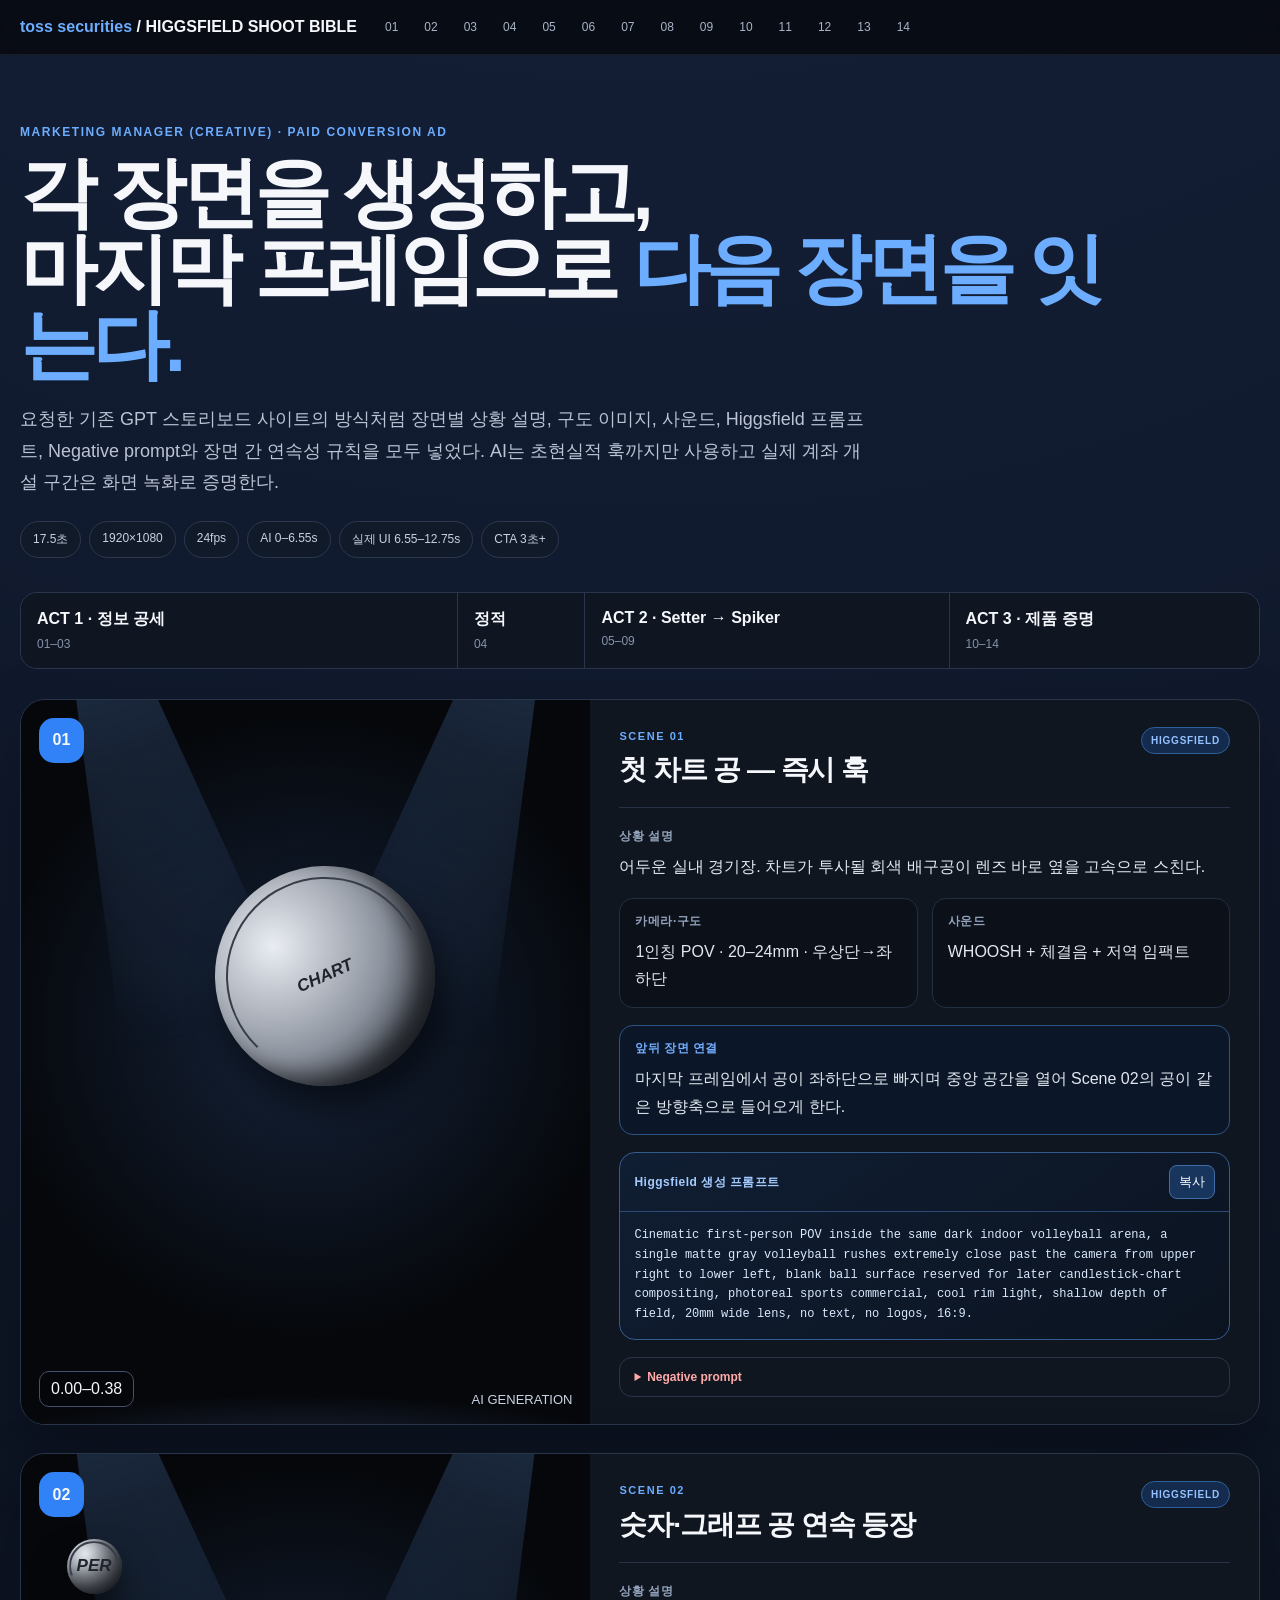
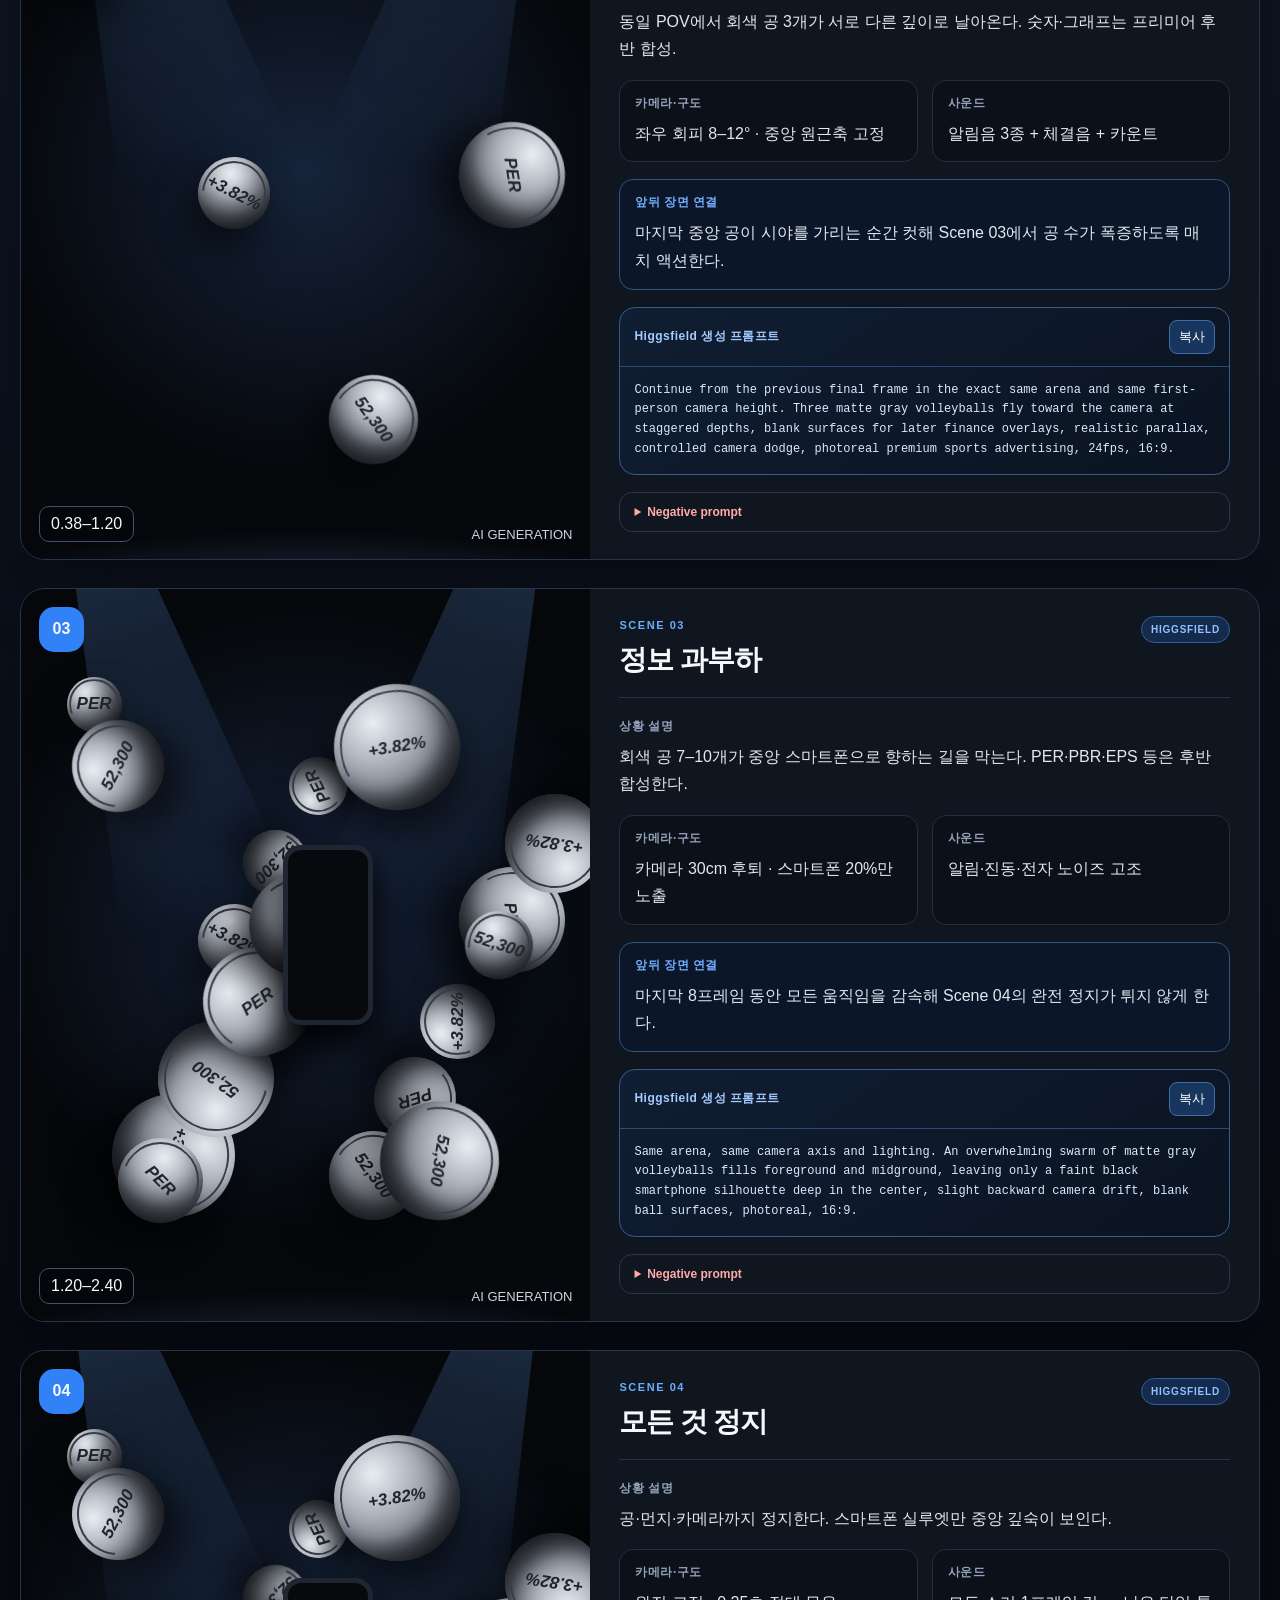
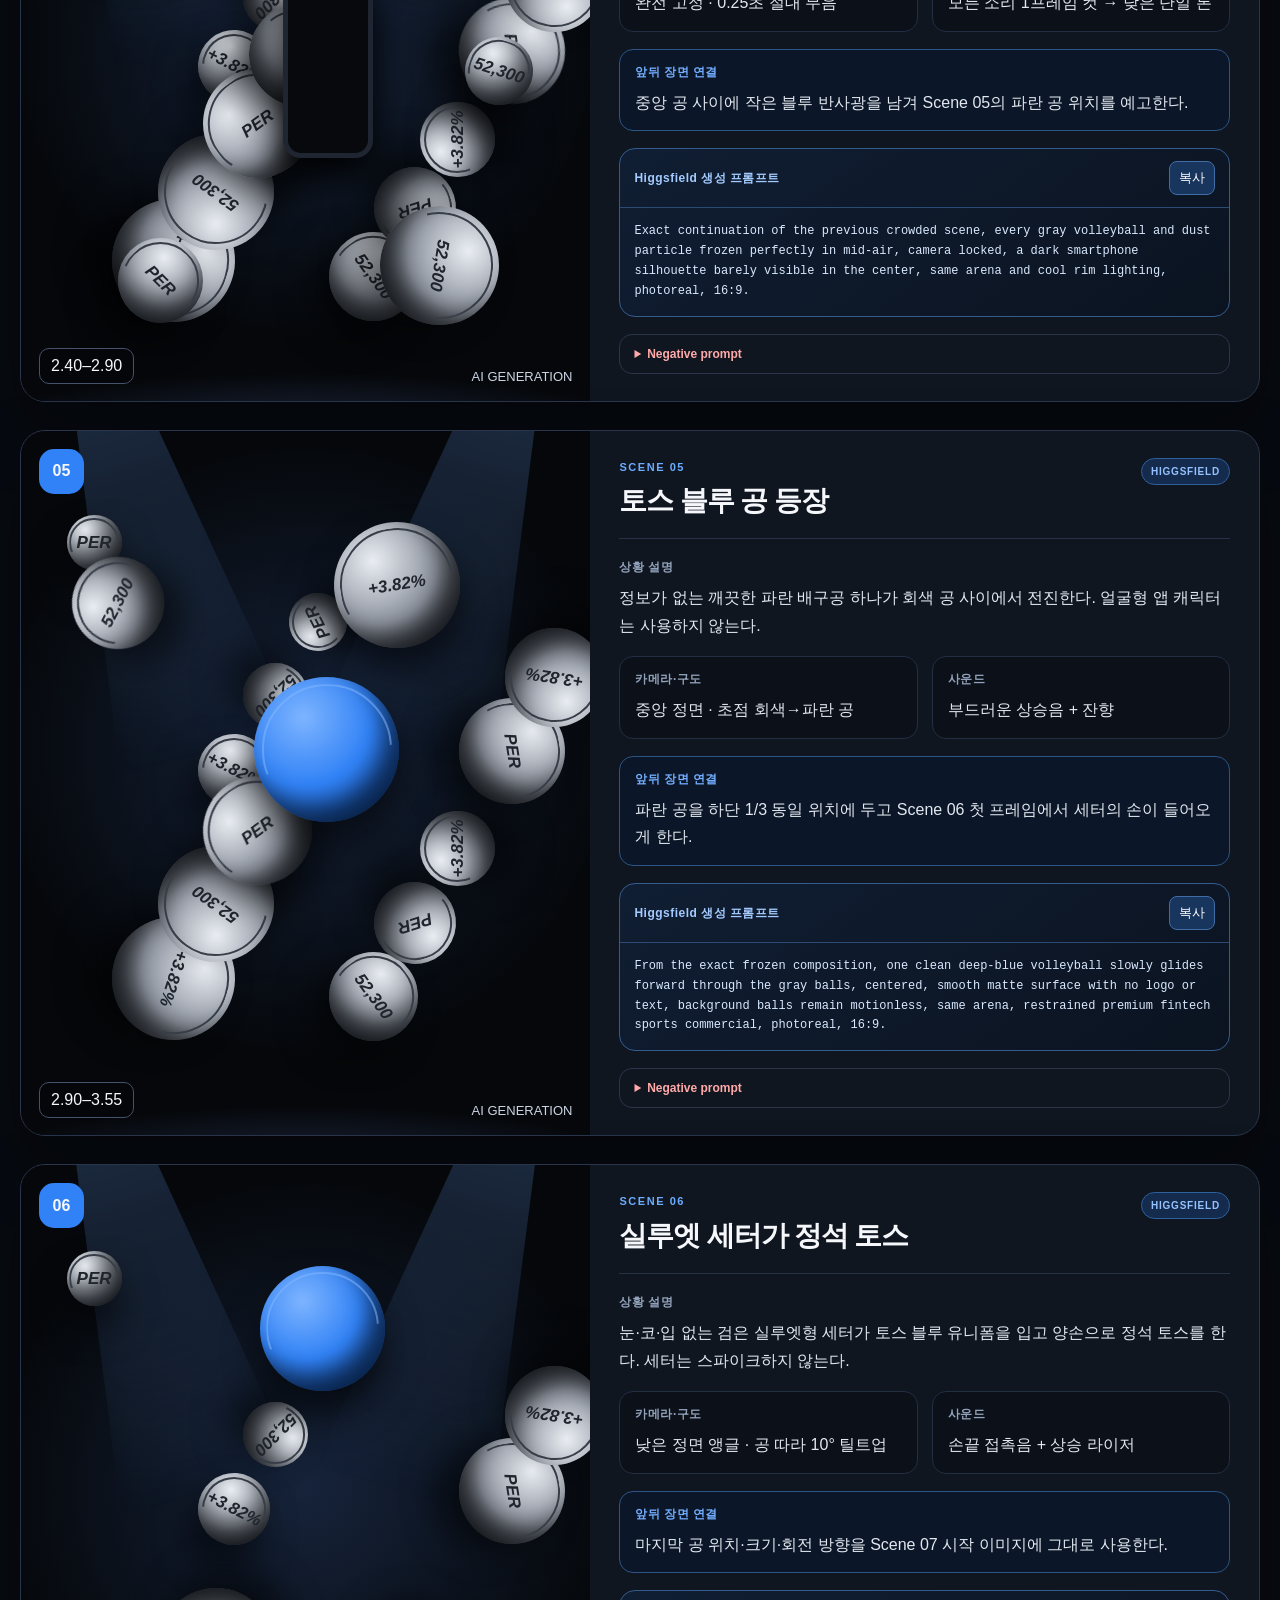
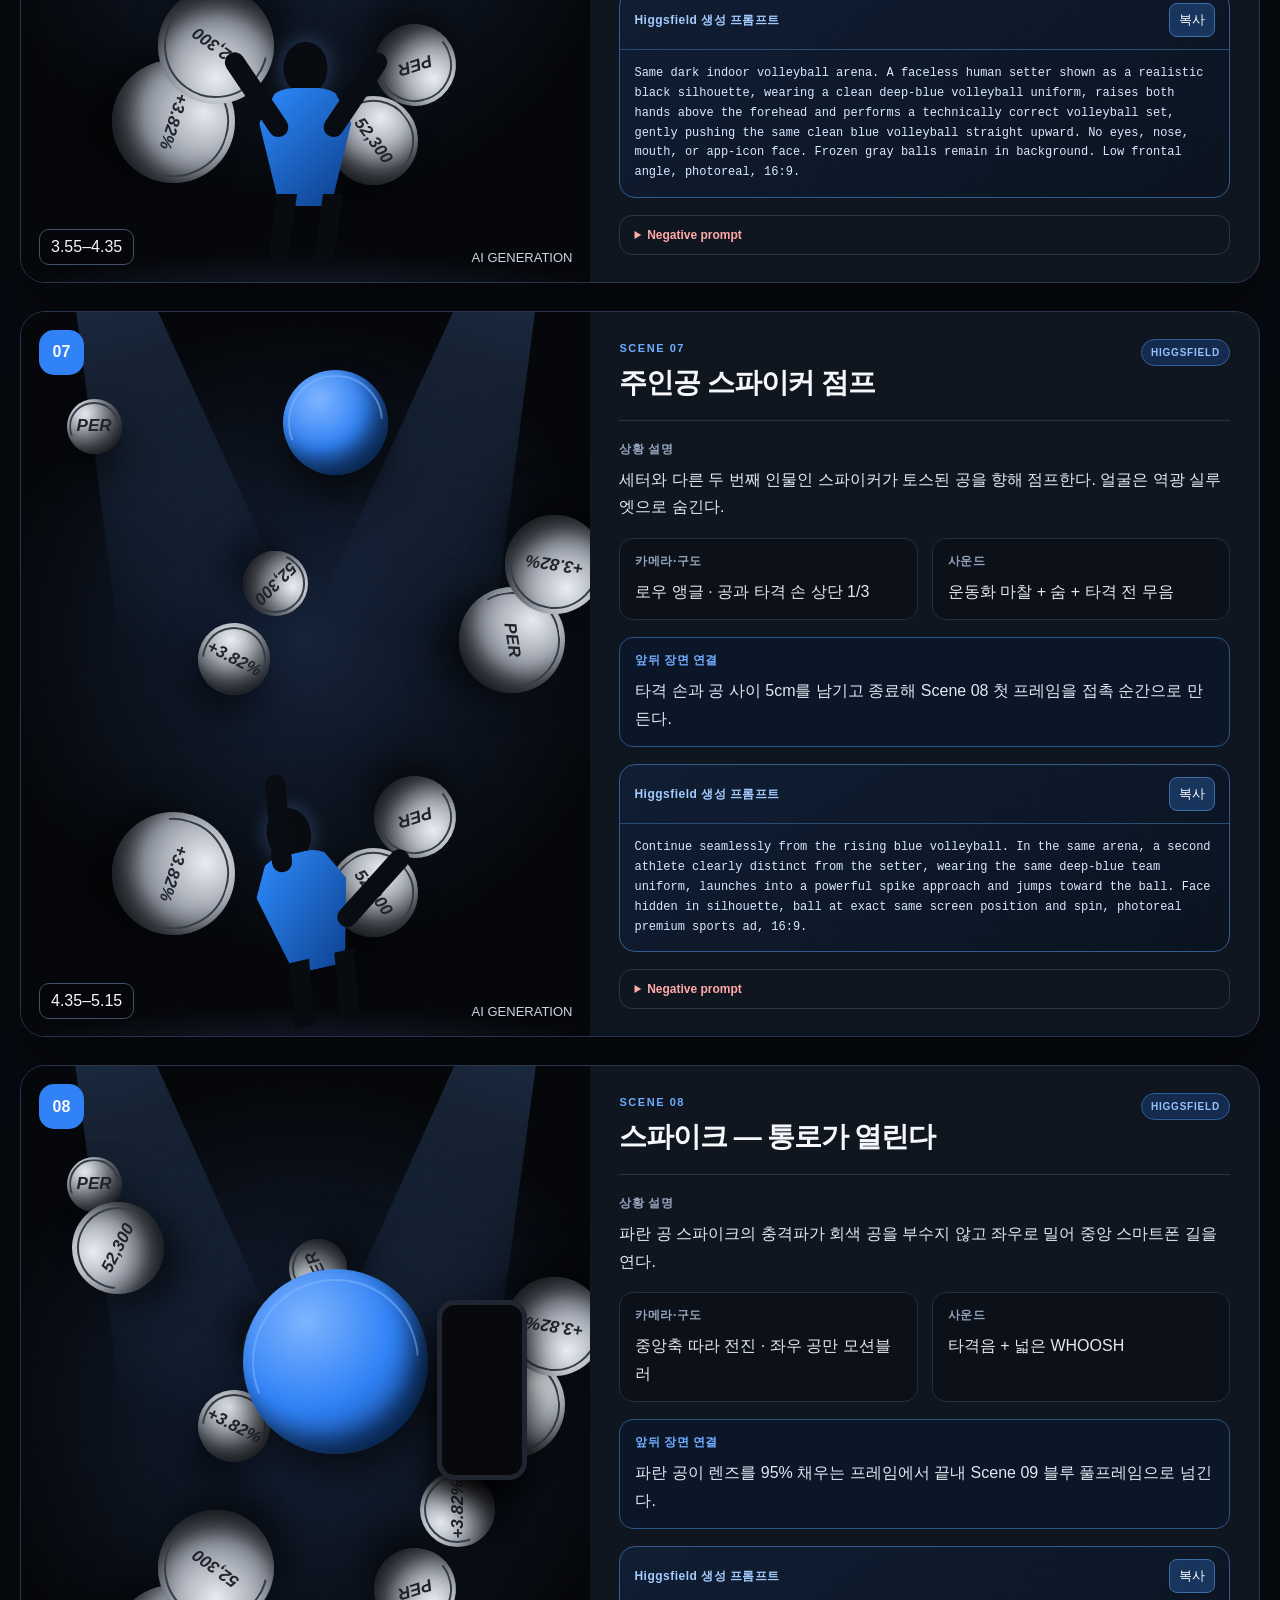
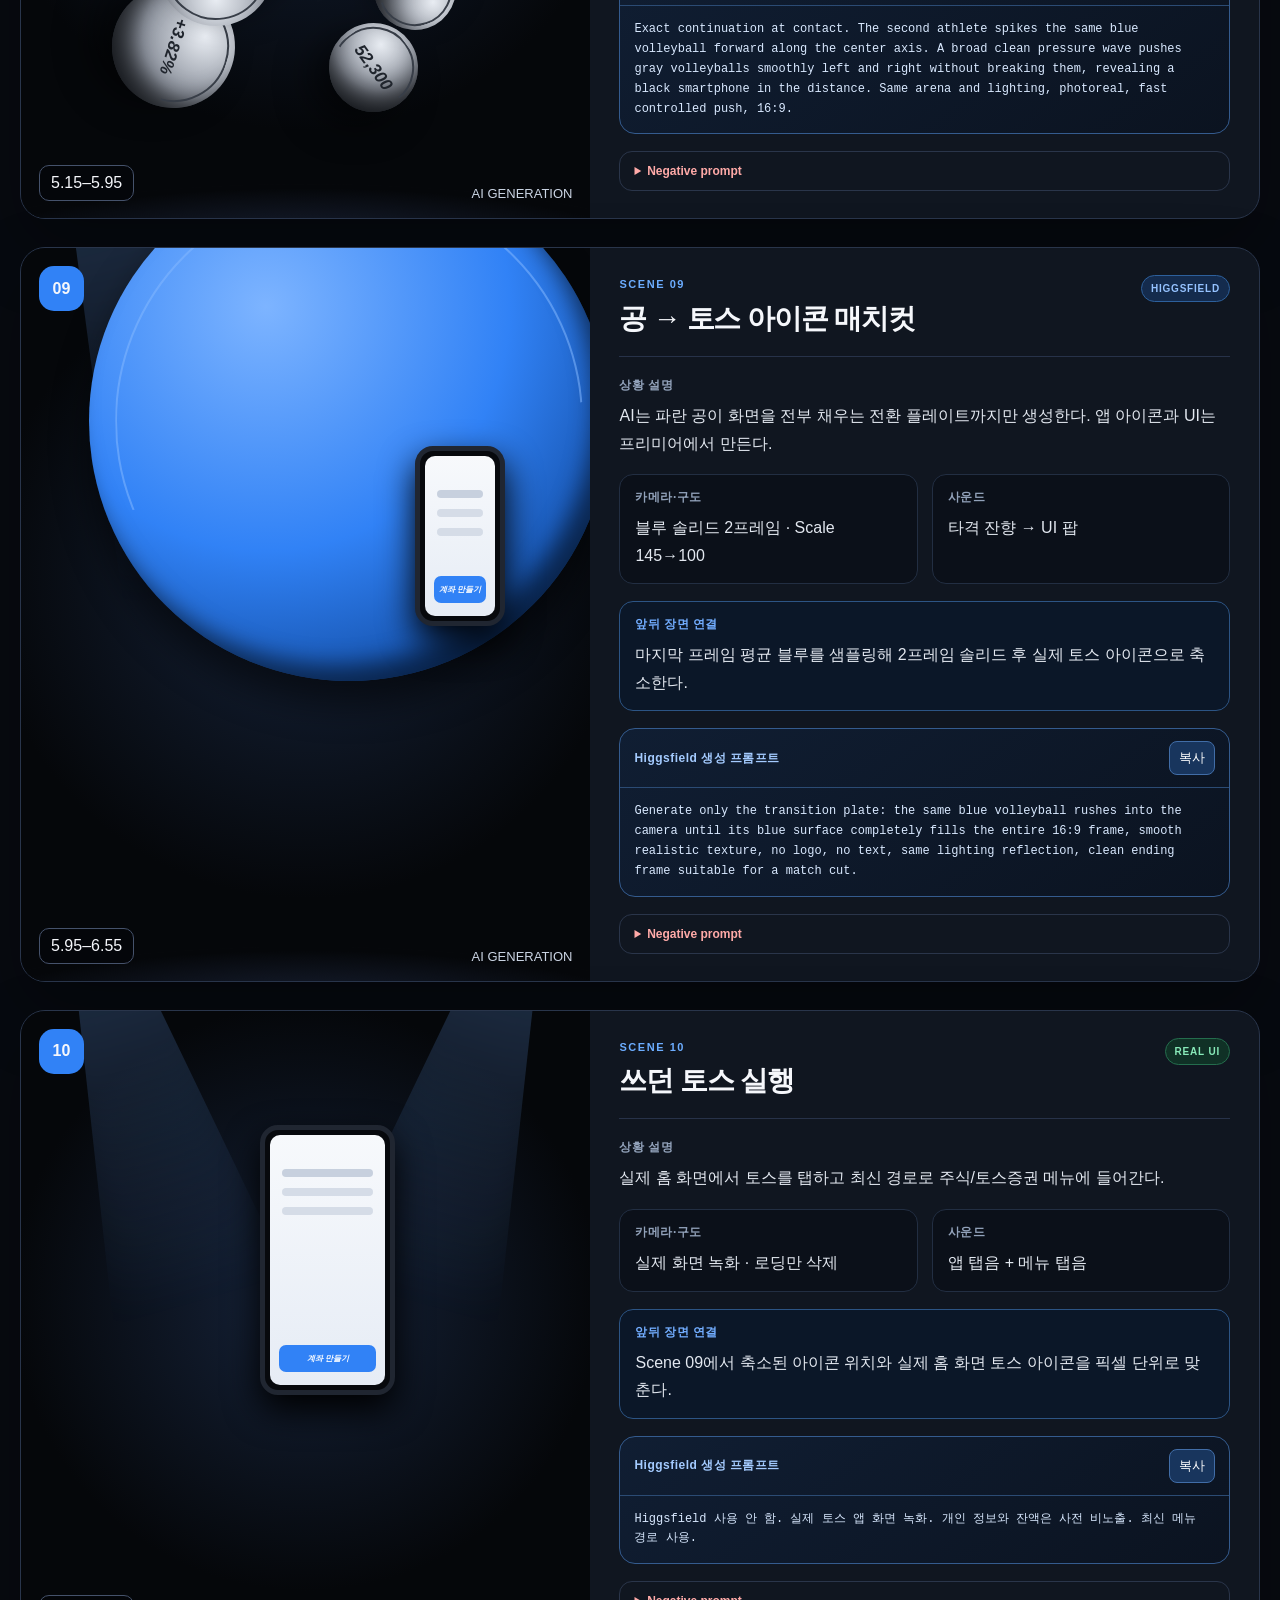
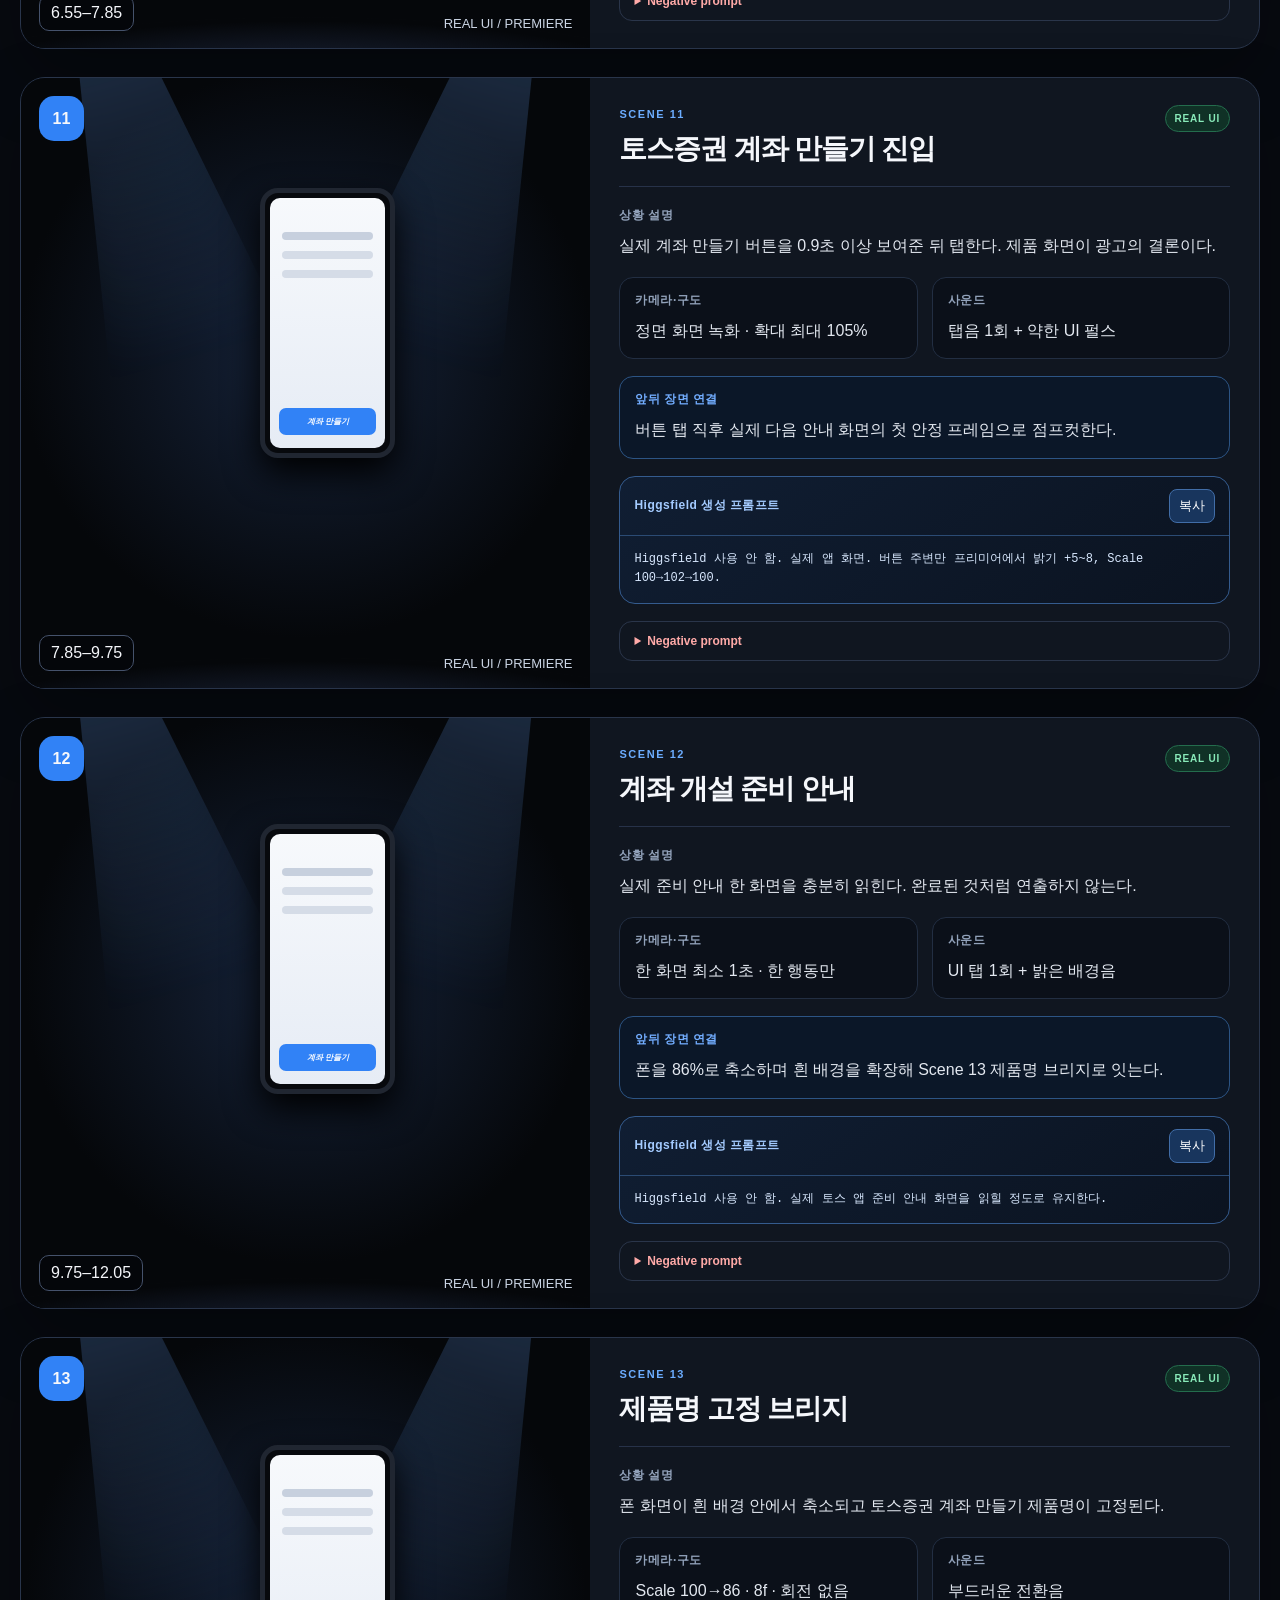
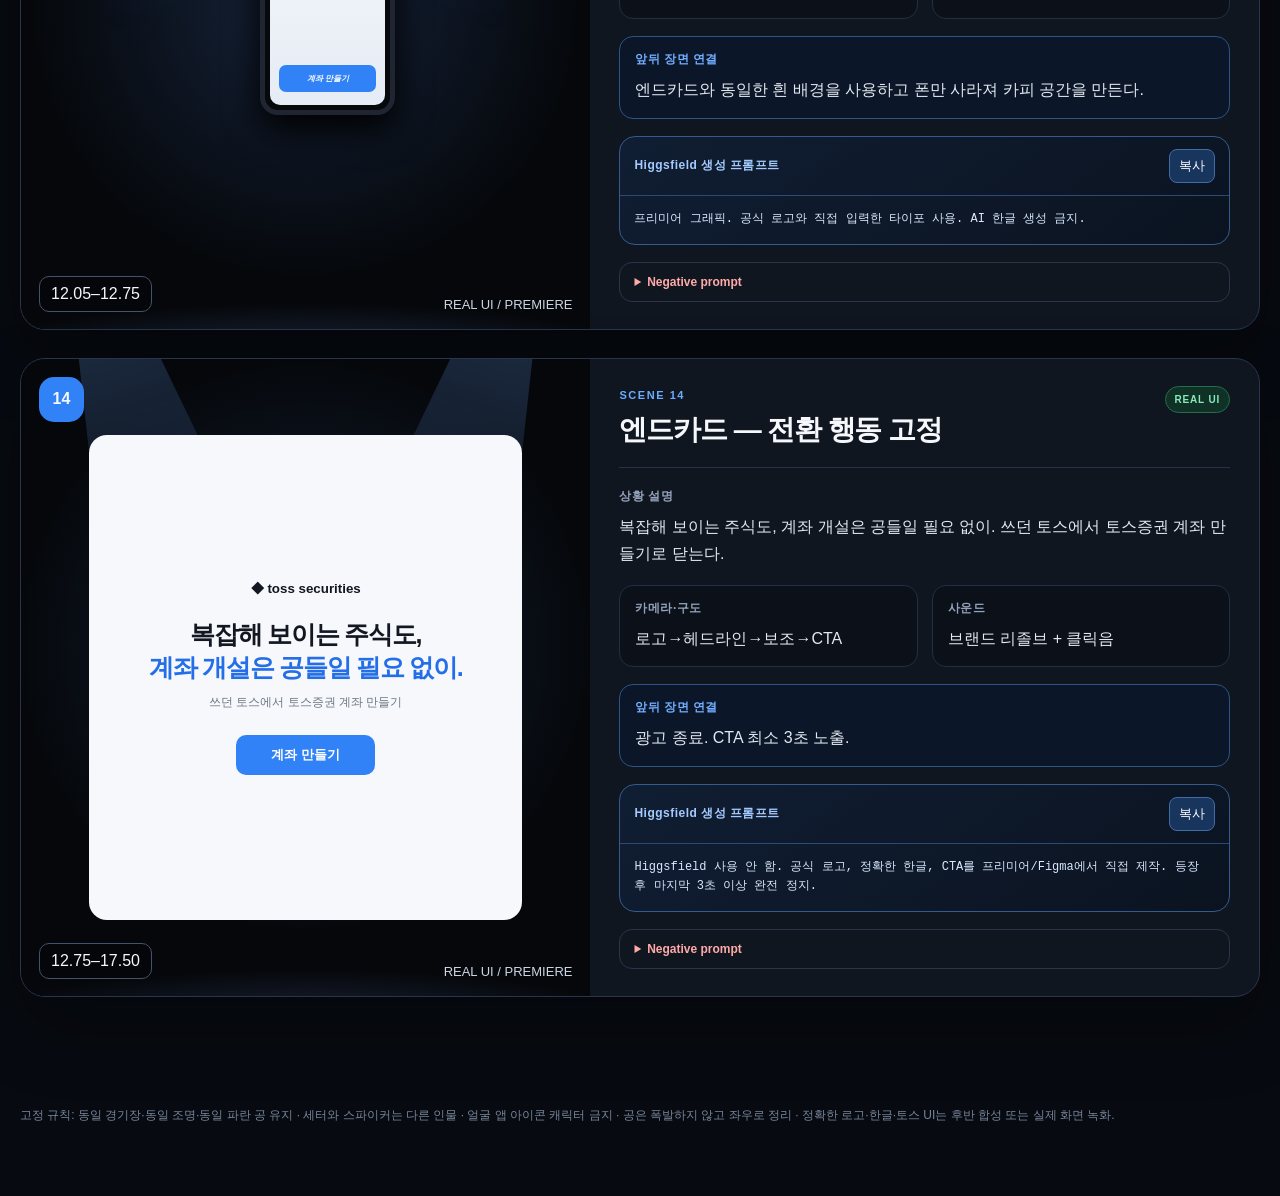
<file: toss-higgsfield-storyboard/index.html>
<!doctype html><html lang='ko'><head><meta charset='utf-8'><meta name='viewport' content='width=device-width,initial-scale=1'><meta http-equiv='refresh' content='0; url=https://9cathyface8-cyber.github.io/jungju-content-marketing-portfolio/toss-higgsfield-storyboard/site.html'></head><body></body></html>
</file>
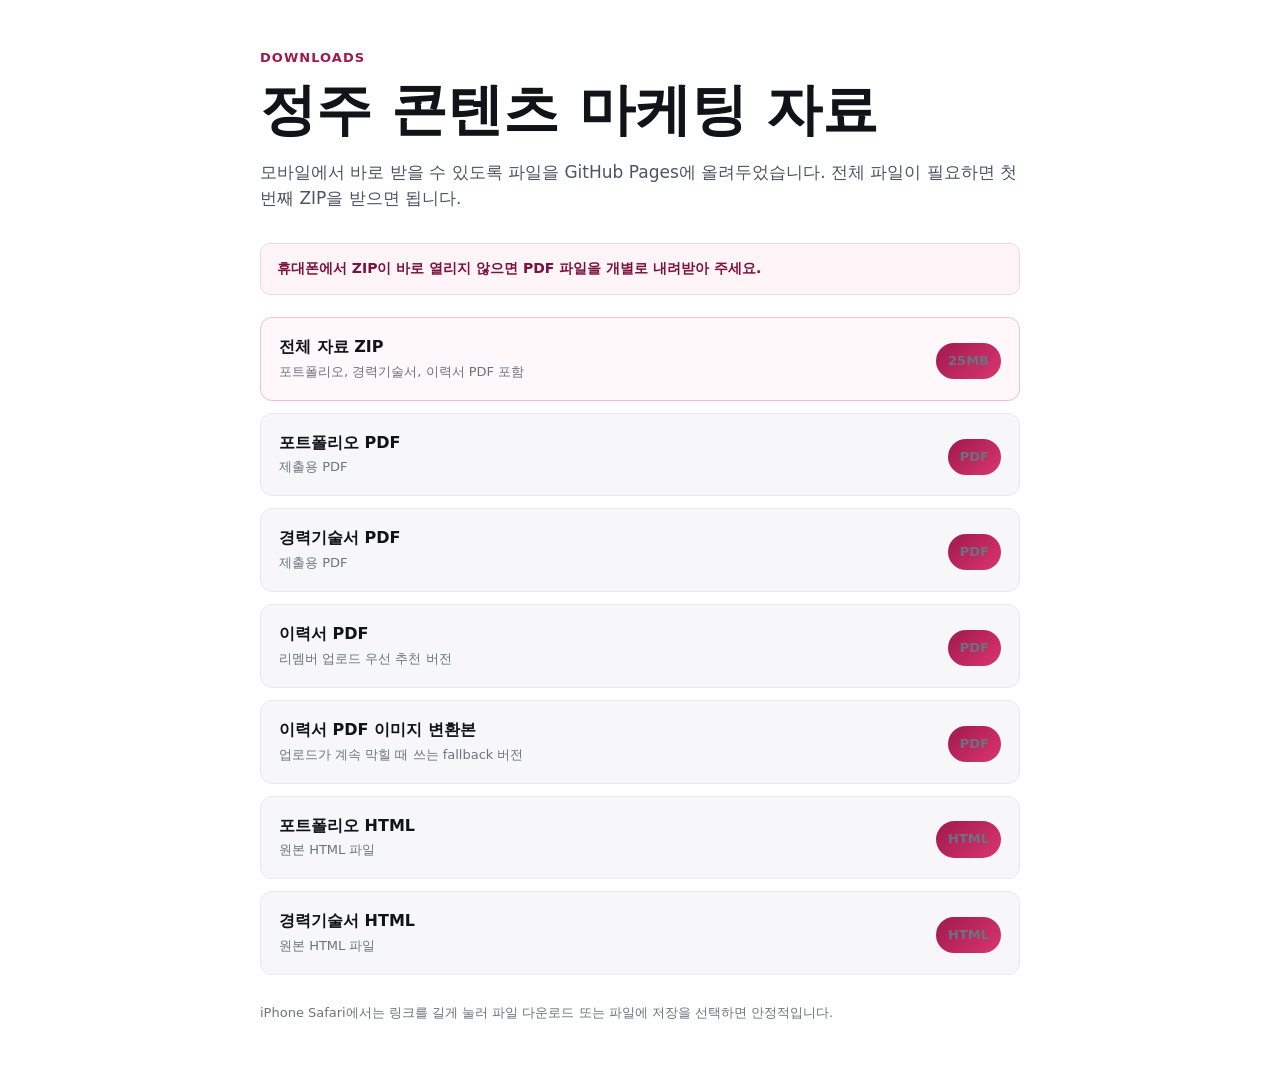
<file: download.html>
<!doctype html>
<html lang="ko">
<head>
  <meta charset="utf-8">
  <meta name="viewport" content="width=device-width, initial-scale=1">
  <meta http-equiv="Cache-Control" content="no-store">
  <title>Jungju Portfolio Downloads</title>
  <style>
    :root {
      color-scheme: light;
      --ink: #111318;
      --muted: #6b7280;
      --line: #e8e8ee;
      --soft: #f7f7fa;
      --accent: #a0194f;
      --accent-2: #d9366d;
    }

    * {
      box-sizing: border-box;
    }

    body {
      margin: 0;
      font-family: -apple-system, BlinkMacSystemFont, "Apple SD Gothic Neo", "Pretendard", "Noto Sans KR", system-ui, sans-serif;
      background: #fff;
      color: var(--ink);
      line-height: 1.55;
    }

    main {
      width: min(760px, calc(100% - 32px));
      margin: 0 auto;
      padding: 48px 0 56px;
    }

    .eyebrow {
      margin: 0 0 12px;
      color: var(--accent);
      font-size: 13px;
      font-weight: 800;
      letter-spacing: .08em;
    }

    h1 {
      margin: 0;
      font-size: clamp(30px, 7vw, 56px);
      line-height: 1.08;
      letter-spacing: 0;
    }

    .lead {
      margin: 18px 0 32px;
      color: #4b5563;
      font-size: 17px;
    }

    .notice {
      margin: 0 0 22px;
      padding: 14px 16px;
      border: 1px solid #f0d6df;
      border-radius: 10px;
      background: #fff5f8;
      color: #7a1239;
      font-size: 14px;
      font-weight: 700;
    }

    .grid {
      display: grid;
      grid-template-columns: 1fr;
      gap: 12px;
    }

    .file {
      display: flex;
      align-items: center;
      justify-content: space-between;
      gap: 16px;
      padding: 18px;
      border: 1px solid var(--line);
      border-radius: 12px;
      background: var(--soft);
      text-decoration: none;
      color: inherit;
    }

    .file strong {
      display: block;
      font-size: 16px;
      line-height: 1.35;
    }

    .file span {
      display: block;
      margin-top: 4px;
      color: var(--muted);
      font-size: 13px;
    }

    .badge {
      flex: 0 0 auto;
      border-radius: 999px;
      background: linear-gradient(135deg, var(--accent), var(--accent-2));
      color: #fff;
      padding: 8px 12px;
      font-size: 13px;
      font-weight: 800;
    }

    .primary {
      border-color: #efbfd1;
      background: #fff8fb;
    }

    footer {
      margin-top: 28px;
      color: var(--muted);
      font-size: 13px;
    }
  </style>
</head>
<body>
  <main>
    <p class="eyebrow">DOWNLOADS</p>
    <h1>정주 콘텐츠 마케팅 자료</h1>
    <p class="lead">모바일에서 바로 받을 수 있도록 파일을 GitHub Pages에 올려두었습니다. 전체 파일이 필요하면 첫 번째 ZIP을 받으면 됩니다.</p>
    <p class="notice">휴대폰에서 ZIP이 바로 열리지 않으면 PDF 파일을 개별로 내려받아 주세요.</p>

    <section class="grid" aria-label="download files">
      <a class="file primary" href="./downloads/jungju-content-marketing-all-files.zip?v=202606271555" download>
        <div>
          <strong>전체 자료 ZIP</strong>
          <span>포트폴리오, 경력기술서, 이력서 PDF 포함</span>
        </div>
        <span class="badge">25MB</span>
      </a>

      <a class="file" href="./downloads/jungju-content-marketing-portfolio.pdf?v=202606271555" download>
        <div>
          <strong>포트폴리오 PDF</strong>
          <span>제출용 PDF</span>
        </div>
        <span class="badge">PDF</span>
      </a>

      <a class="file" href="./downloads/jungju-career-statement.pdf?v=202606271555" download>
        <div>
          <strong>경력기술서 PDF</strong>
          <span>제출용 PDF</span>
        </div>
        <span class="badge">PDF</span>
      </a>

      <a class="file" href="./downloads/jungju-resume-remember-upload.pdf?v=202606271555" download>
        <div>
          <strong>이력서 PDF</strong>
          <span>리멤버 업로드 우선 추천 버전</span>
        </div>
        <span class="badge">PDF</span>
      </a>

      <a class="file" href="./downloads/jungju-resume-image-fallback.pdf?v=202606271555" download>
        <div>
          <strong>이력서 PDF 이미지 변환본</strong>
          <span>업로드가 계속 막힐 때 쓰는 fallback 버전</span>
        </div>
        <span class="badge">PDF</span>
      </a>

      <a class="file" href="./downloads/jungju-content-marketing-portfolio.html?v=202606271555" download>
        <div>
          <strong>포트폴리오 HTML</strong>
          <span>원본 HTML 파일</span>
        </div>
        <span class="badge">HTML</span>
      </a>

      <a class="file" href="./downloads/jungju-career-statement.html?v=202606271555" download>
        <div>
          <strong>경력기술서 HTML</strong>
          <span>원본 HTML 파일</span>
        </div>
        <span class="badge">HTML</span>
      </a>
    </section>

    <footer>
      <p>iPhone Safari에서는 링크를 길게 눌러 파일 다운로드 또는 파일에 저장을 선택하면 안정적입니다.</p>
    </footer>
  </main>
</body>
</html>
</file>
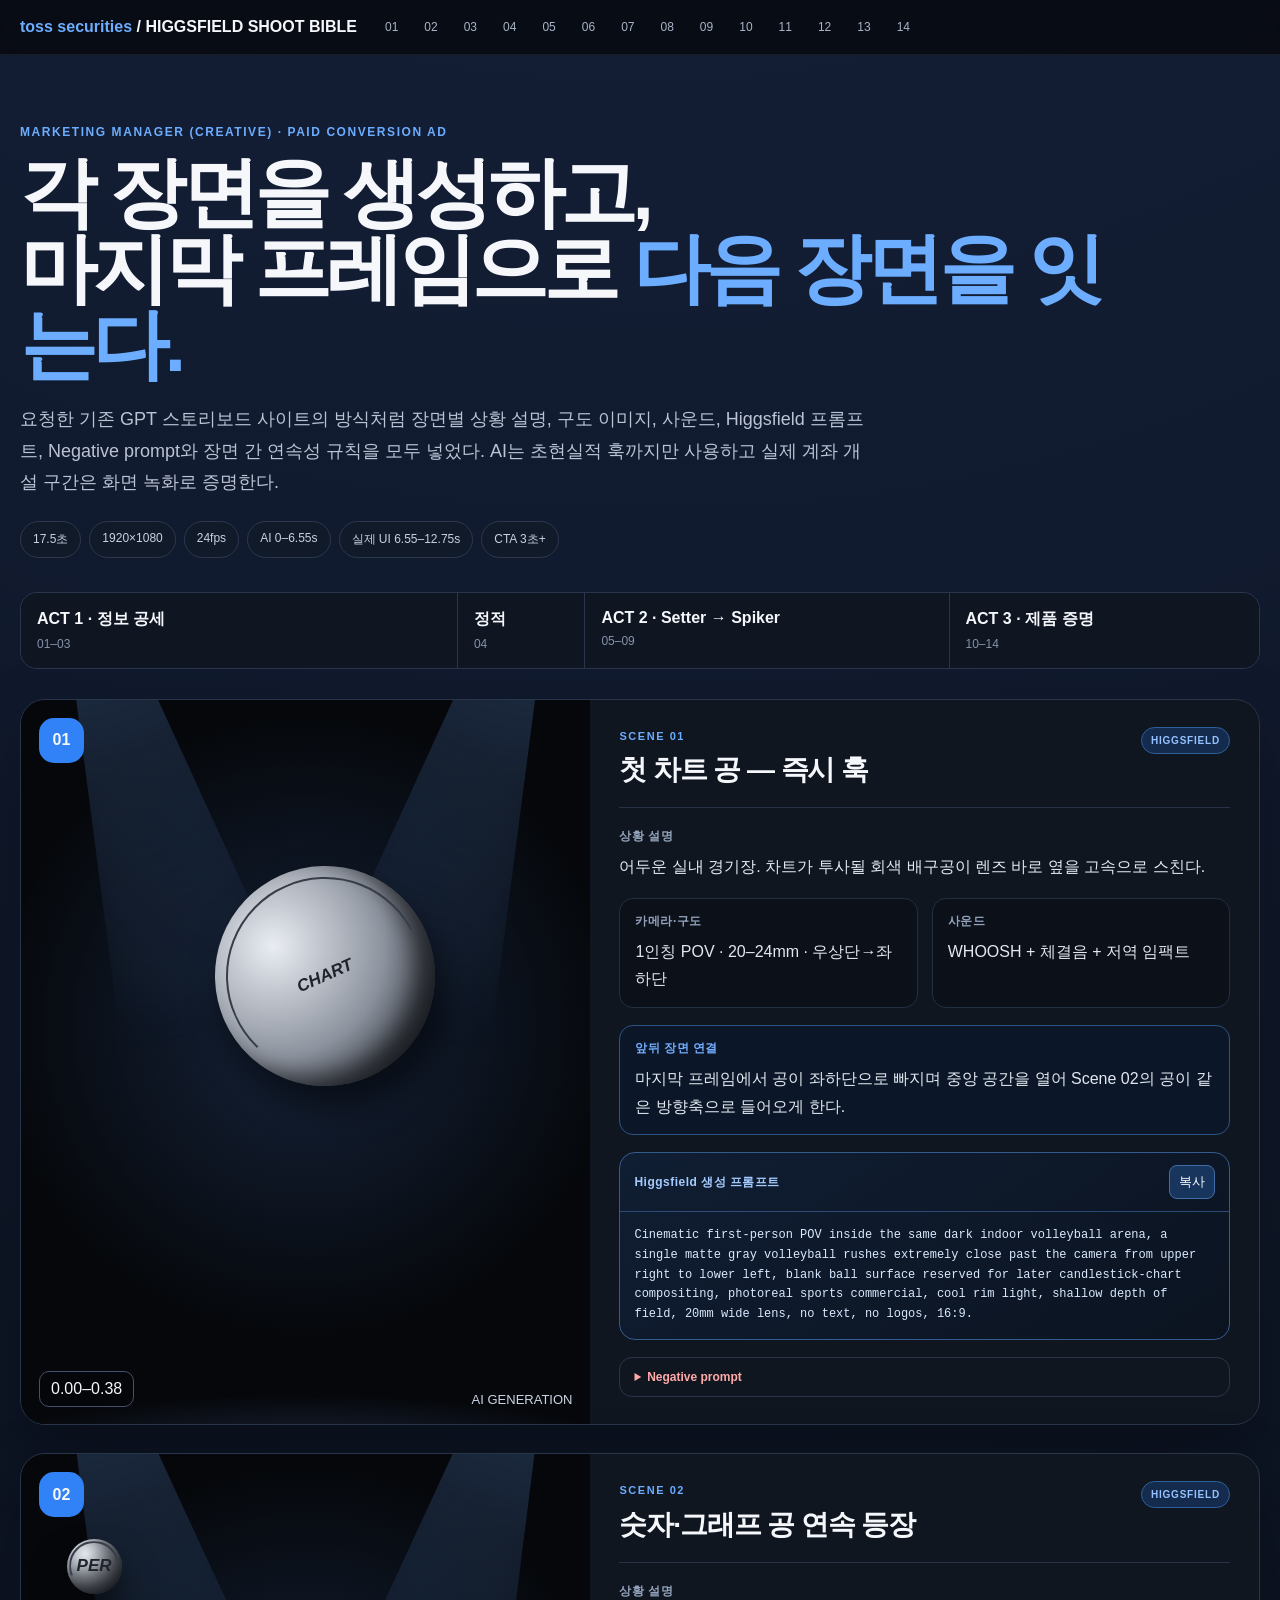
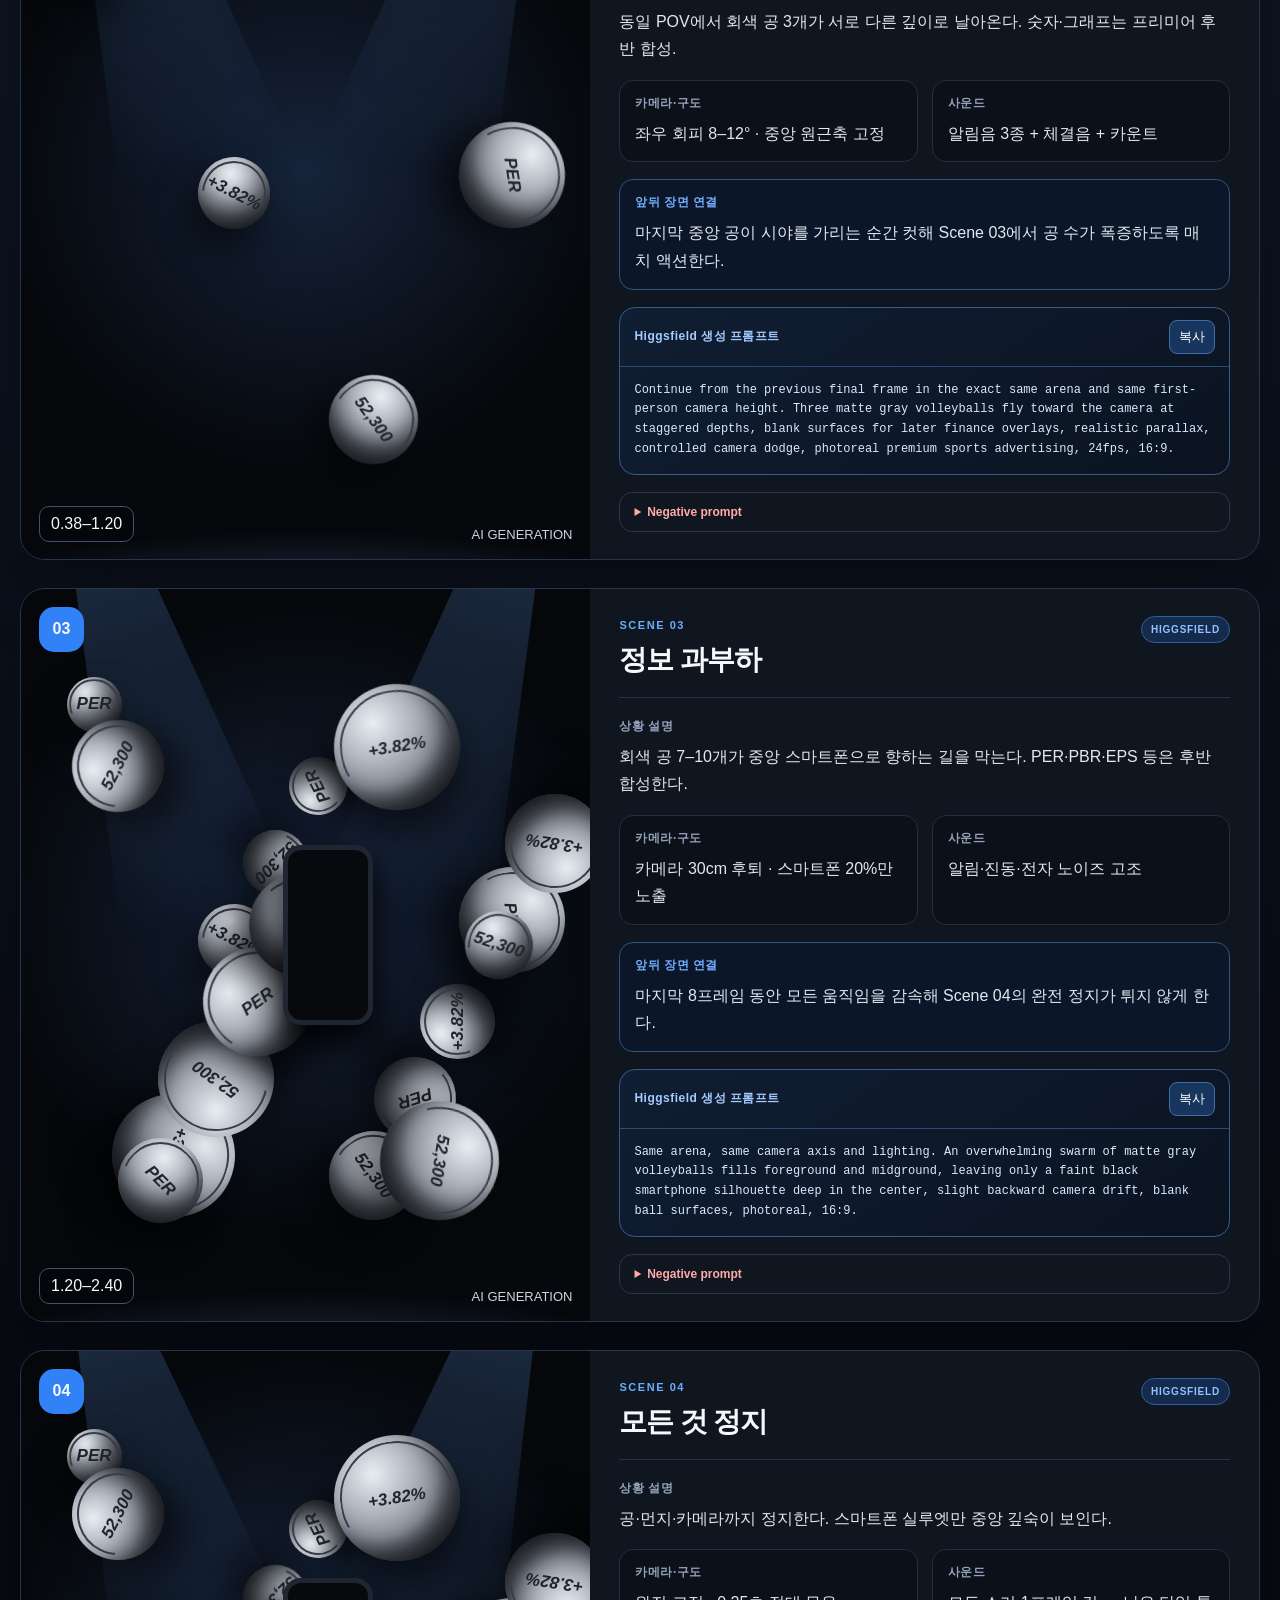
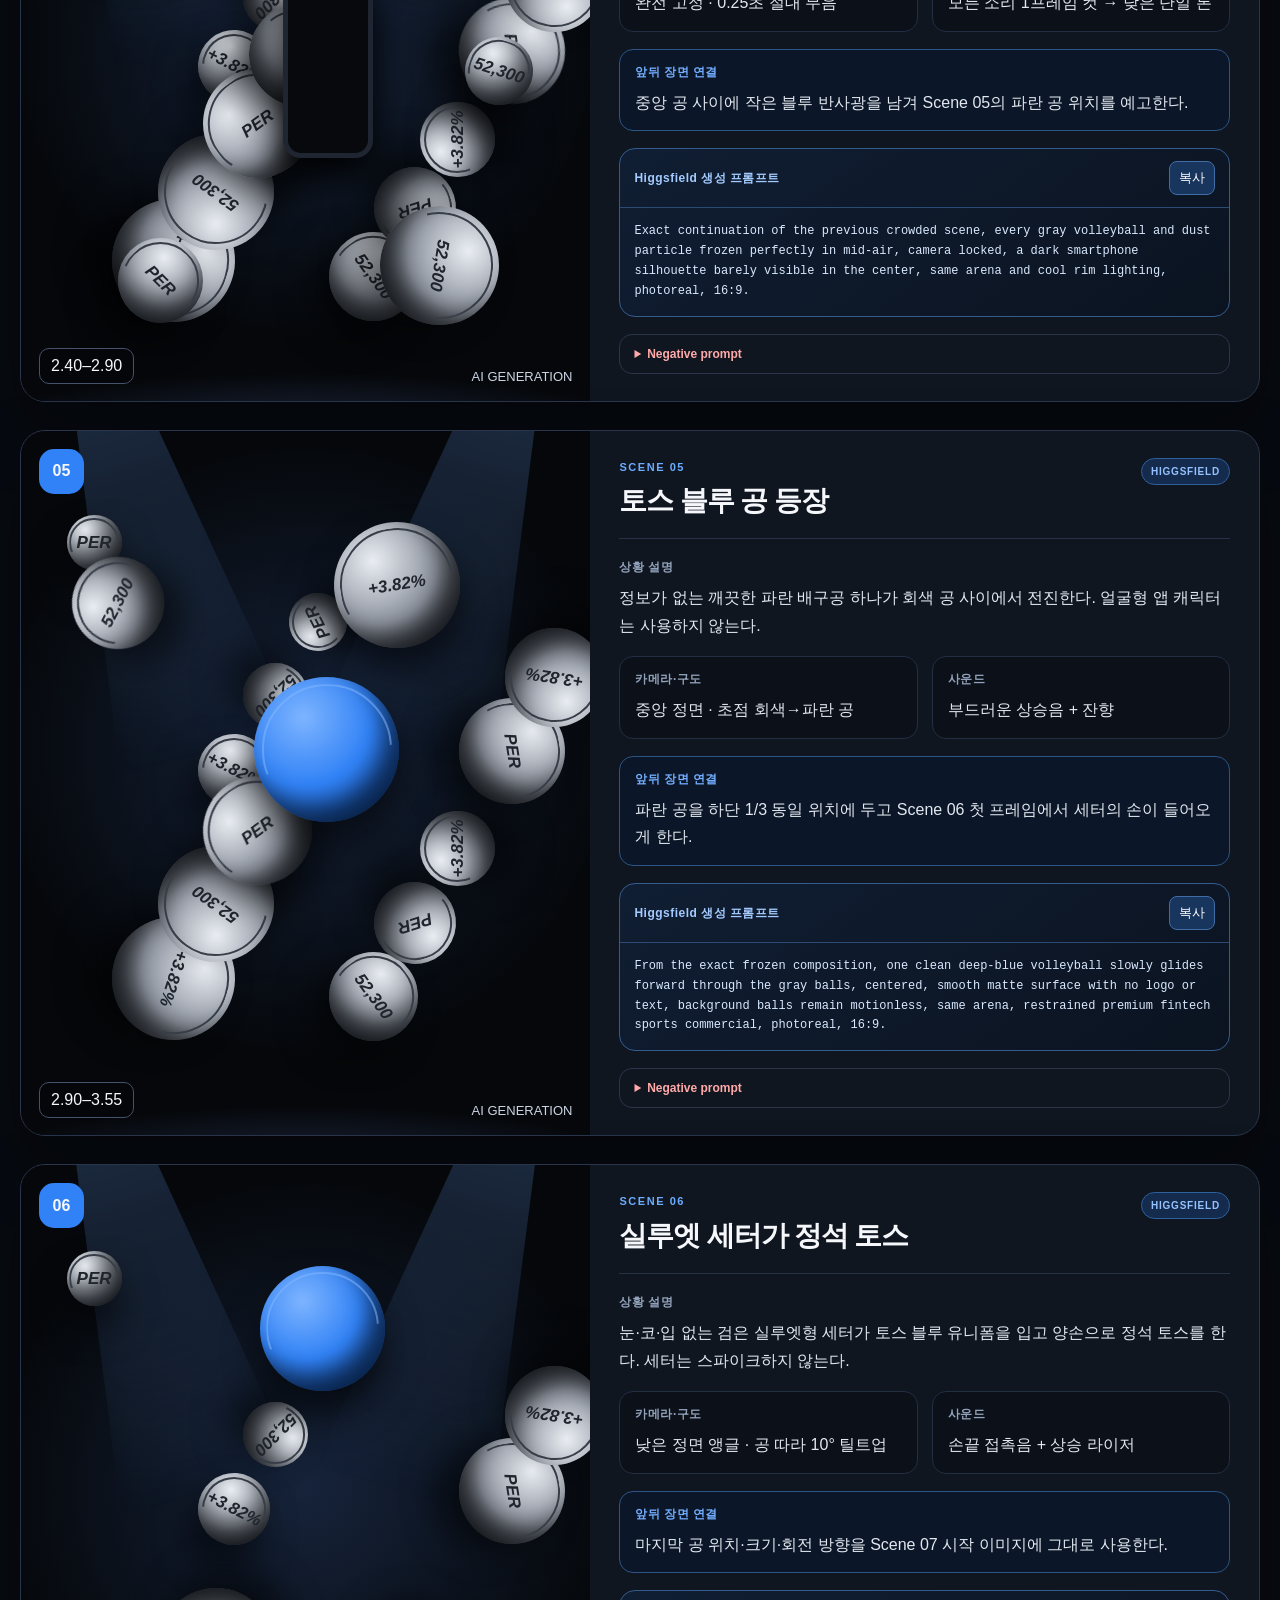
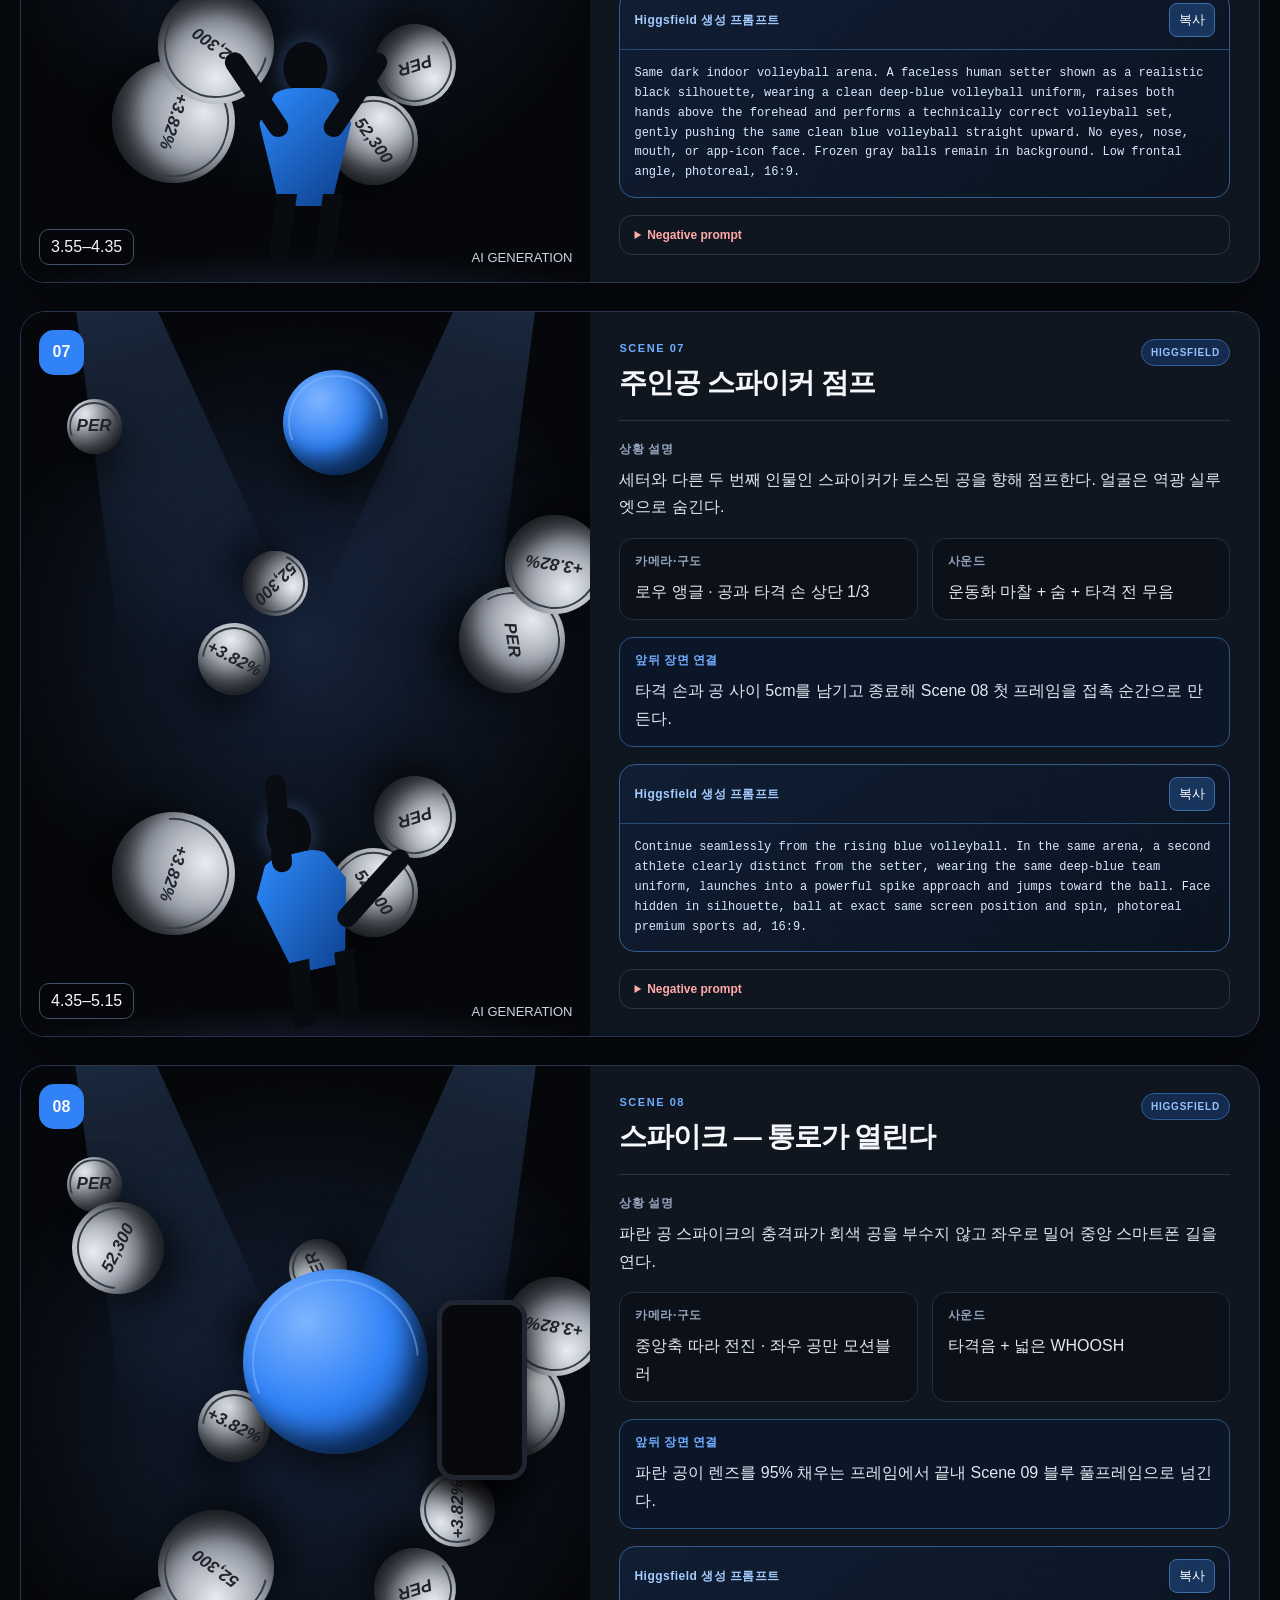
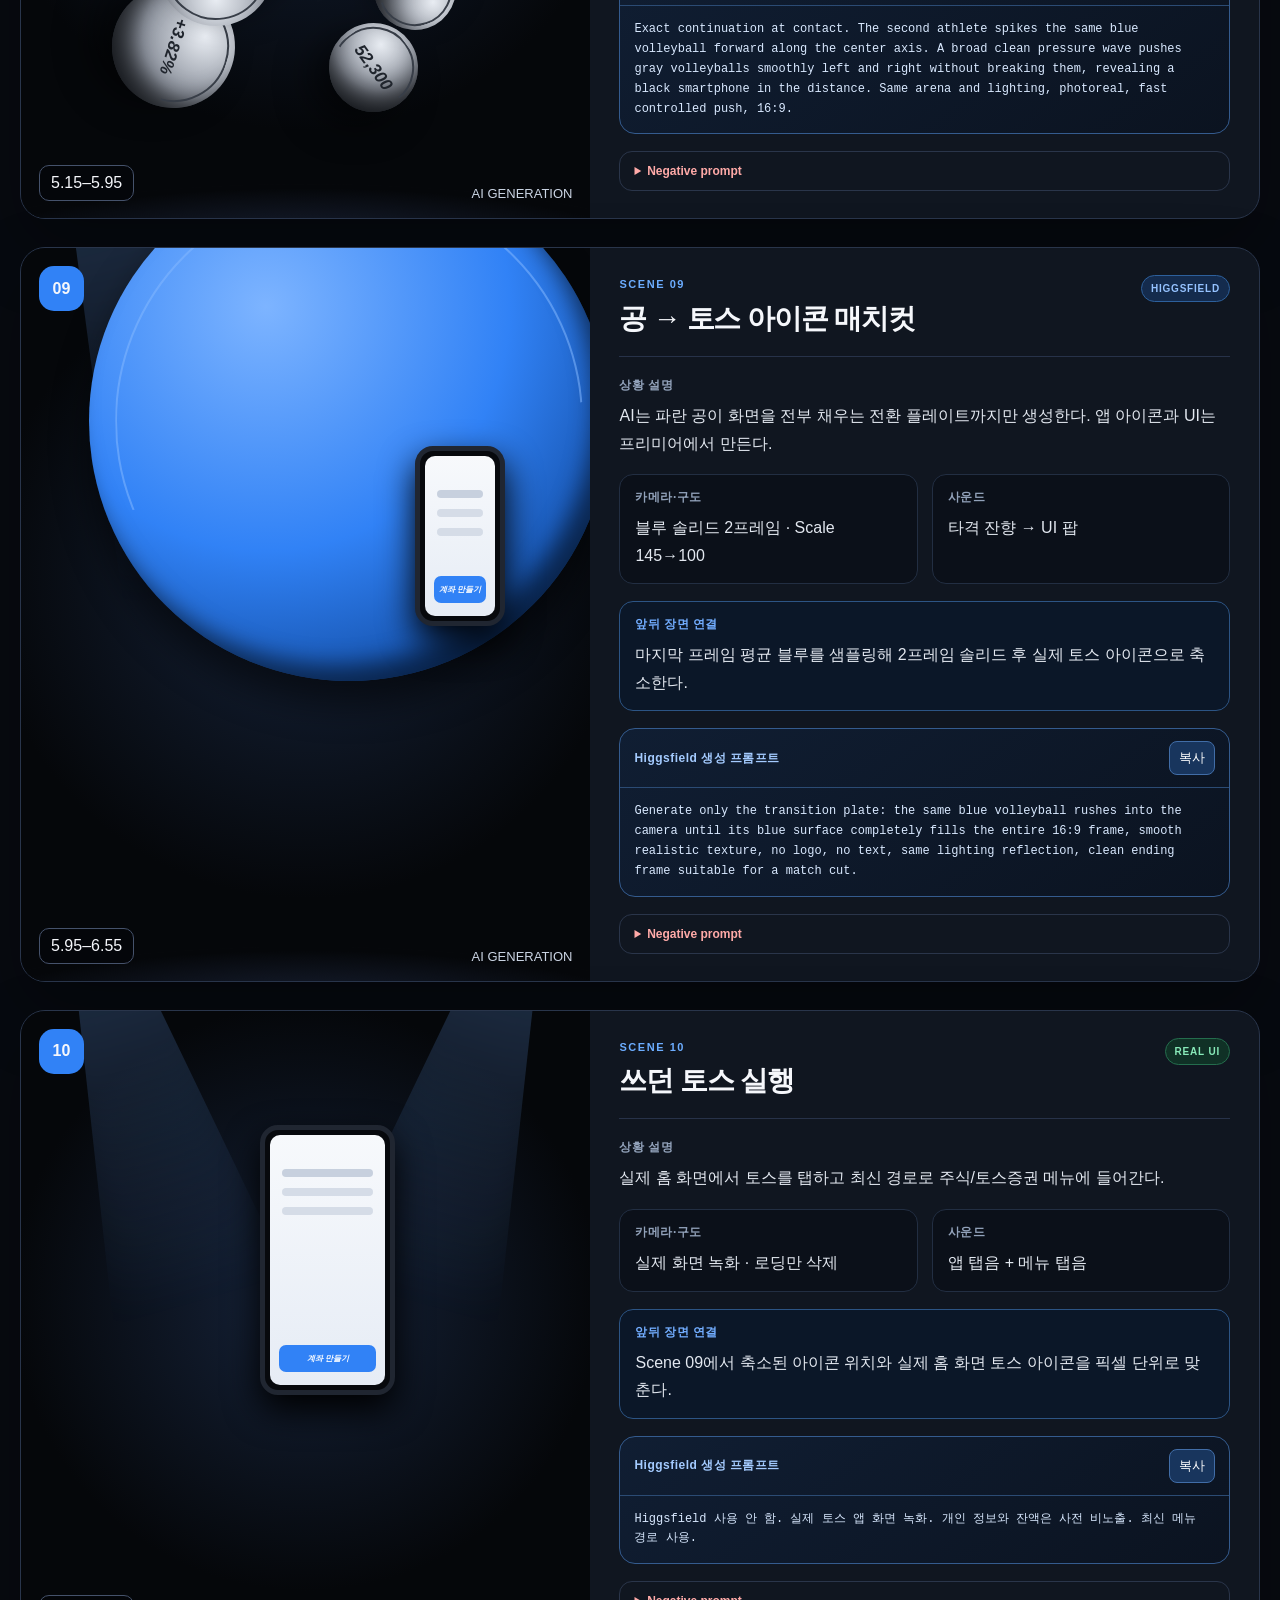
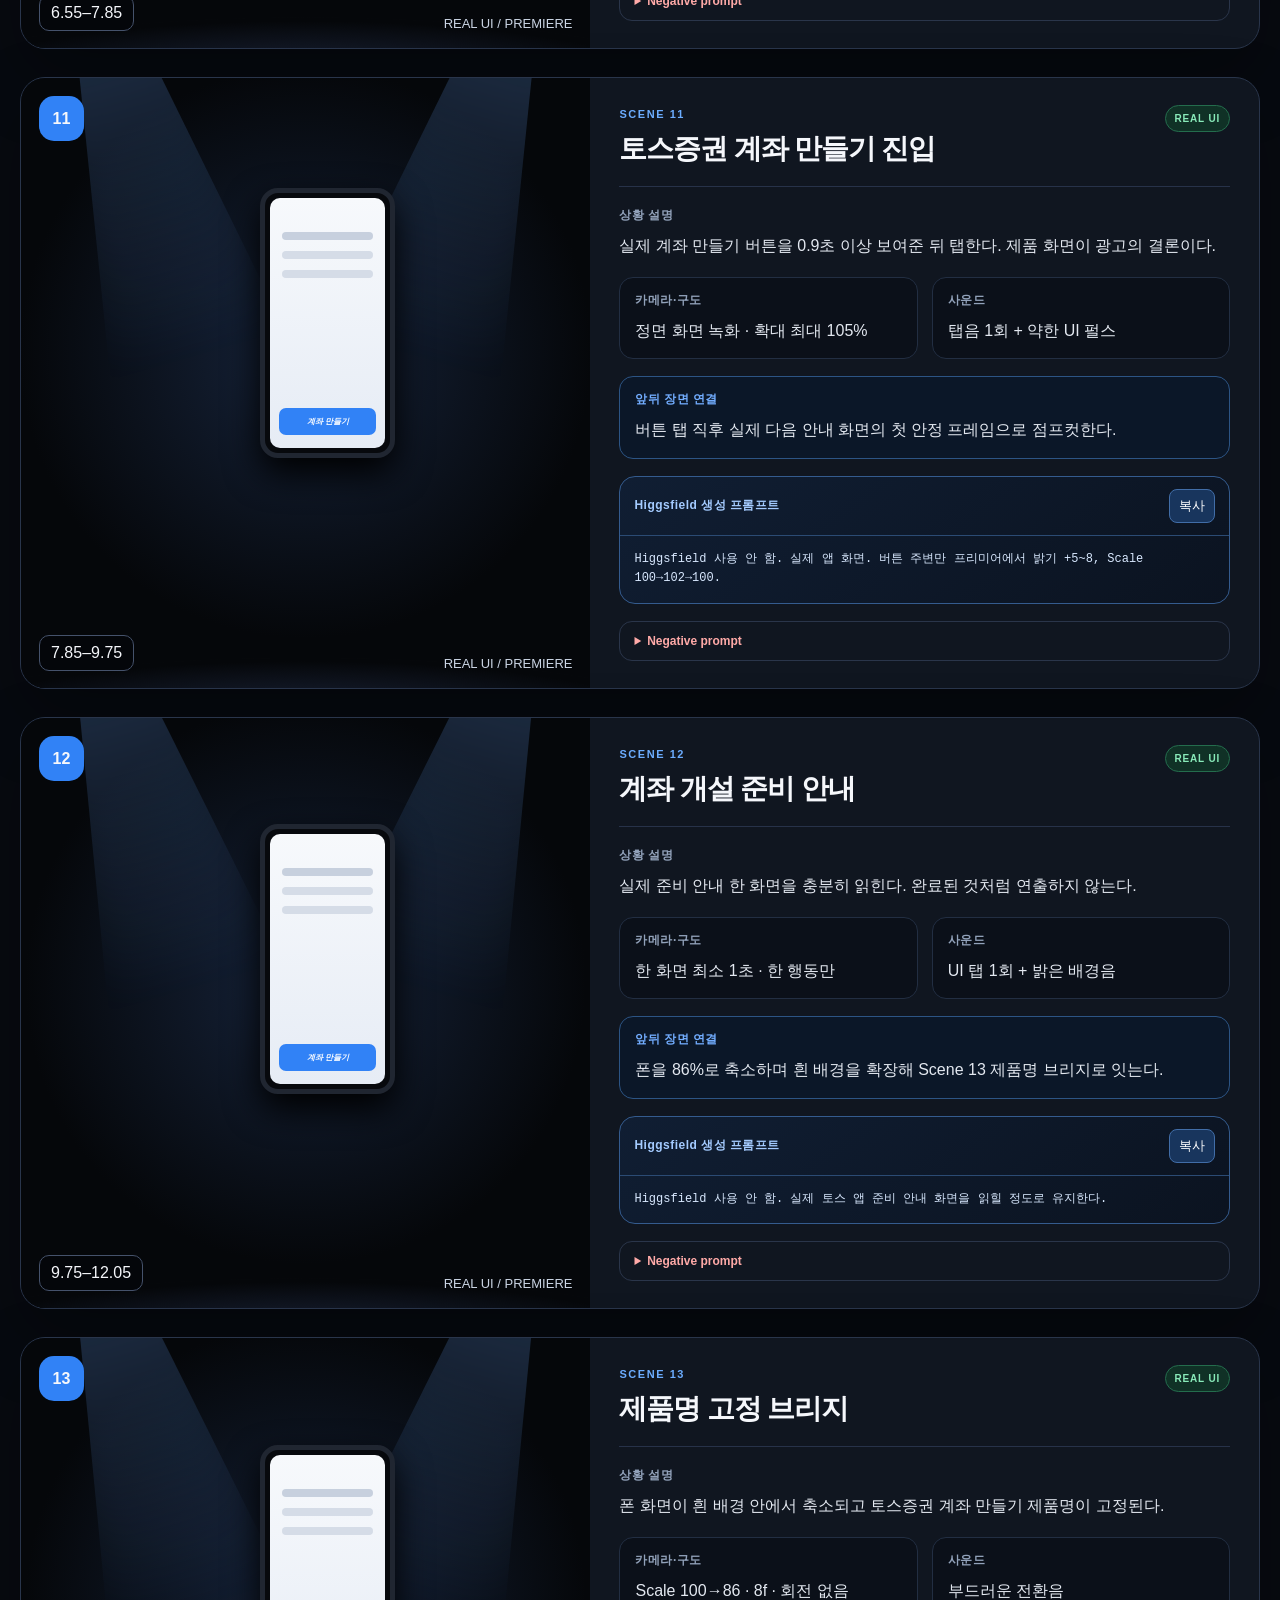
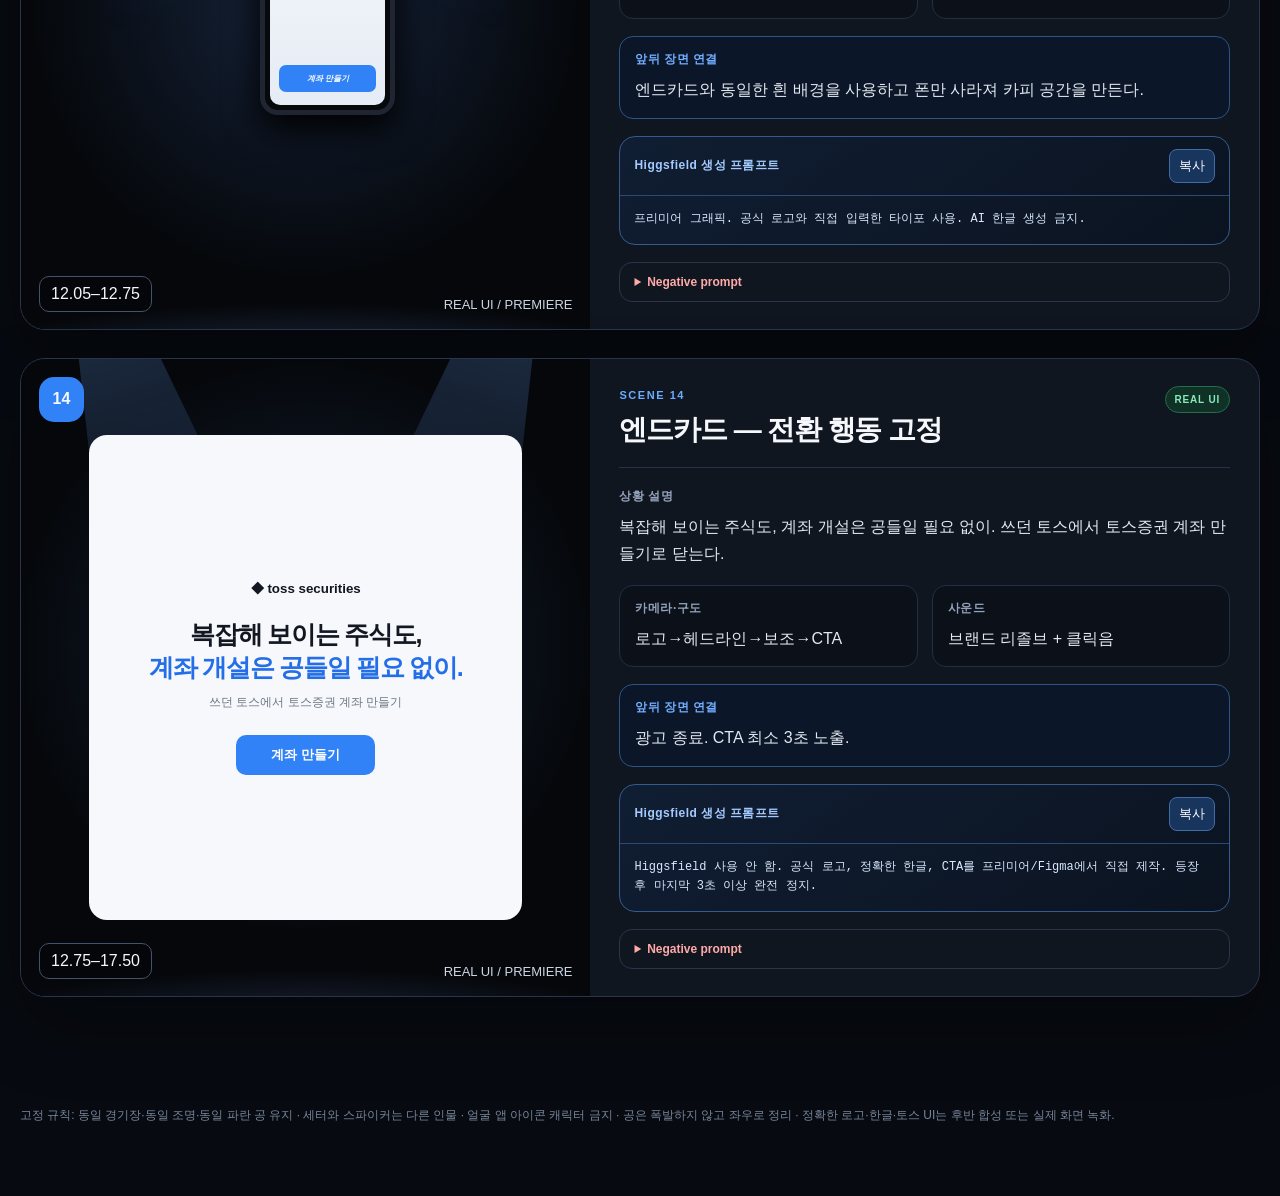
<file: toss-higgsfield-storyboard/site.html>
<!doctype html><html lang="ko"><head><meta charset="utf-8"><meta name="viewport" content="width=device-width,initial-scale=1"><title>토스증권 배구편 · Higgsfield AI 슈팅 바이블</title><style>:root{--bg:#070a10;--panel:#111722;--line:#273248;--text:#f5f7fb;--muted:#9aa6ba;--blue:#3182f6;--blue2:#6cadff}*{box-sizing:border-box}html{scroll-behavior:smooth}body{margin:0;background:radial-gradient(circle at 50% -10%,#172542 0,#070a10 36%);color:var(--text);font-family:-apple-system,BlinkMacSystemFont,'Pretendard','Noto Sans KR',sans-serif}header{position:sticky;top:0;z-index:40;background:#070a10dc;backdrop-filter:blur(18px);border-bottom:1px solid #ffffff12}.nav{max-width:1380px;margin:auto;padding:13px 20px;display:flex;align-items:center;gap:18px}.brand{font-weight:900;white-space:nowrap}.brand b{color:var(--blue2)}.navlinks{display:flex;gap:6px;overflow:auto}.navlinks a{color:#aab5c8;text-decoration:none;padding:7px 10px;border-radius:999px;font-size:12px}.navlinks a:hover{background:#162033;color:white}.hero{max-width:1380px;margin:auto;padding:70px 20px 34px}.kicker{color:var(--blue2);font-size:12px;font-weight:900;letter-spacing:.13em}.hero h1{font-size:clamp(42px,6vw,82px);line-height:.99;letter-spacing:-.06em;margin:15px 0 22px;max-width:1100px}.hero p{max-width:850px;color:#bac4d4;font-size:18px;line-height:1.75}.chips{display:flex;flex-wrap:wrap;gap:8px;margin-top:22px}.chip{padding:9px 12px;background:#111a29;border:1px solid #2b3850;border-radius:999px;color:#c9d2df;font-size:12px}.flow{max-width:1380px;margin:0 auto 30px;padding:0 20px}.flowbar{display:grid;grid-template-columns:2.4fr .7fr 2fr 1.7fr;border:1px solid #2a3650;border-radius:17px;overflow:hidden}.flowbar div{padding:16px;border-right:1px solid #2a3650;background:#0f1622}.flowbar div:last-child{border:0}.flowbar b{display:block;margin-bottom:4px}.flowbar span{font-size:12px;color:#8592a8}main{max-width:1380px;margin:auto;padding:0 20px 80px}.scene{display:grid;grid-template-columns:minmax(360px,46%) 1fr;margin-bottom:28px;border:1px solid #29354b;border-radius:25px;overflow:hidden;background:#101620;box-shadow:0 30px 70px #0004}.visual{position:relative;min-height:430px;overflow:hidden;background:radial-gradient(circle at 50% 45%,#16233a,#05070a 65%)}.stage{position:absolute;inset:0;overflow:hidden}.floor{position:absolute;left:-20%;right:-20%;bottom:-28%;height:48%;border-radius:50%;background:radial-gradient(ellipse,#182033 0,#05070a 65%);transform:perspective(500px) rotateX(62deg)}.light{position:absolute;width:32%;height:75%;top:-28%;filter:blur(24px);opacity:.32;background:linear-gradient(#6daaff,transparent);clip-path:polygon(45% 0,55% 0,100% 100%,0 100%)}.light.l{left:4%;transform:rotate(-16deg)}.light.r{right:4%;transform:rotate(16deg)}.ball{position:absolute;width:110px;aspect-ratio:1;border-radius:50%;background:radial-gradient(circle at 34% 28%,#e9edf3,#8c929d 52%,#3e444e 78%,#151922);box-shadow:inset -14px -16px 22px #0008,0 22px 35px #0008;display:grid;place-items:center;color:#20252d;font-weight:900;font-size:17px;transform:rotate(var(--rot,0deg))}.ball:after{content:'';position:absolute;inset:5%;border:2px solid #383e48;border-radius:50%;clip-path:polygon(0 0,100% 0,100% 46%,0 70%)}.ball.blue{background:radial-gradient(circle at 34% 28%,#7db4ff,#3182f6 48%,#1551aa 78%,#082a62);color:white}.ball.blue:after{border-color:#83b8ff88}.phone{position:absolute;width:90px;height:180px;border:5px solid #202631;border-radius:18px;background:#07090d;box-shadow:0 15px 35px #000}.screen{position:absolute;inset:5px;border-radius:10px;background:linear-gradient(#f7f9fc,#e6ecf5);overflow:hidden}.screen:before{content:'';position:absolute;left:12px;right:12px;top:34px;height:8px;border-radius:5px;background:#c7d0de;box-shadow:0 19px 0 #d5dce7,0 38px 0 #d5dce7}.screen:after{content:'계좌 만들기';position:absolute;left:9px;right:9px;bottom:13px;padding:8px 0;border-radius:7px;text-align:center;background:#3182f6;color:white;font-size:8px;font-weight:800}.setter,.spiker{position:absolute;width:115px;height:210px;bottom:35px;left:50%;transform:translateX(-50%)}.head{position:absolute;width:44px;height:52px;border-radius:48%;background:#080b10;left:35px;top:5px;box-shadow:0 0 20px #71adff55}.torso{position:absolute;width:92px;height:118px;left:11px;top:51px;border-radius:34px 34px 18px 18px;background:linear-gradient(135deg,#2e8cff,#0b3c87);clip-path:polygon(20% 0,80% 0,100% 30%,78% 100%,22% 100%,0 30%)}.arm{position:absolute;width:20px;height:98px;border-radius:14px;background:#090c12;transform-origin:50% 90%}.setter .arm.a{left:20px;top:2px;transform:rotate(-34deg)}.setter .arm.b{right:20px;top:2px;transform:rotate(34deg)}.spiker{transform:translateX(-50%) rotate(-13deg);bottom:25px}.spiker .arm.a{left:34px;top:-31px;transform:rotate(8deg)}.spiker .arm.b{right:10px;top:37px;transform:rotate(55deg)}.legs{position:absolute;top:157px;left:24px;width:66px;height:65px;border-left:20px solid #080b10;border-right:20px solid #080b10;transform:skewX(-8deg)}.badge{position:absolute;z-index:8;top:18px;left:18px;width:45px;height:45px;border-radius:15px;background:var(--blue);display:grid;place-items:center;font-weight:900}.time{position:absolute;z-index:8;bottom:17px;left:18px;background:#05070bd9;border:1px solid #45526b;border-radius:10px;padding:8px 11px;font-variant-numeric:tabular-nums}.caption{position:absolute;z-index:8;bottom:17px;right:18px;font-size:13px;color:#cbd5e4}.body{padding:27px 29px}.headrow{display:flex;justify-content:space-between;gap:15px;padding-bottom:18px;border-bottom:1px solid #273249;margin-bottom:20px}.eyebrow{margin:0 0 6px;color:var(--blue2);font-size:11px;font-weight:900;letter-spacing:.14em}.headrow h2{font-size:28px;letter-spacing:-.04em;margin:0}.type{font-size:10px;letter-spacing:.08em;font-weight:900;padding:7px 9px;border-radius:999px;white-space:nowrap;height:max-content}.ai{color:#95c2ff;background:#142b4d;border:1px solid #2d609c}.ui{color:#88eab9;background:#103126;border:1px solid #246d4d}section{margin-bottom:17px}h3{font-size:12px;color:#92a2ba;margin:0 0 8px;letter-spacing:.04em}p{margin:0;line-height:1.72;color:#e3e8f0}.twocol{display:grid;grid-template-columns:1fr 1fr;gap:14px}.box,.connection{padding:14px 15px;border-radius:14px;background:#0b1019;border:1px solid #222e42}.connection{background:#0b1728;border-color:#2c5484}.connection h3{color:#72adff}.prompt{border:1px solid #345b8e;background:linear-gradient(145deg,#101e33,#0b1320);border-radius:16px;overflow:hidden}.ptitle{padding:12px 14px;border-bottom:1px solid #2b4b74;display:flex;justify-content:space-between;align-items:center}.ptitle h3{margin:0;color:#a4cbff}.copy{border:1px solid #416da7;background:#18355d;color:white;border-radius:8px;padding:7px 9px;cursor:pointer}pre{white-space:pre-wrap;word-break:break-word;margin:0;padding:14px;color:#d9e9ff;font:12px/1.65 ui-monospace,SFMono-Regular,Menlo,monospace}details{border:1px solid #2a354a;border-radius:13px;overflow:hidden}summary{cursor:pointer;padding:12px 14px;color:#ffaaa8;font-size:12px;font-weight:800}details pre{background:#160e13;color:#ffc4c2}.endcard{position:absolute;inset:12%;background:#f6f8fb;border-radius:18px;display:flex;flex-direction:column;justify-content:center;align-items:center;text-align:center;color:#121722;padding:28px}.endcard small{font-weight:800}.endcard h4{font-size:25px;margin:20px 0 8px;letter-spacing:-.05em}.endcard h4 b{color:#246ee8}.endcard button{border:0;border-radius:10px;background:#3182f6;color:#fff;padding:11px 35px;font-weight:900}.footer{max-width:1380px;margin:auto;padding:0 20px 70px;color:#78859a;font-size:12px;line-height:1.7}@media(max-width:900px){.flowbar{grid-template-columns:1fr 1fr}.scene{grid-template-columns:1fr}.visual{min-height:360px;aspect-ratio:16/10}.twocol{grid-template-columns:1fr}.hero h1{font-size:48px}}</style></head><body><header><div class="nav"><div class="brand"><b>toss securities</b> / HIGGSFIELD SHOOT BIBLE</div><nav class="navlinks" id="nav"></nav></div></header><section class="hero"><div class="kicker">MARKETING MANAGER (CREATIVE) · PAID CONVERSION AD</div><h1>각 장면을 생성하고,<br>마지막 프레임으로 <span style="color:#6cadff">다음 장면을 잇는다.</span></h1><p>요청한 기존 GPT 스토리보드 사이트의 방식처럼 장면별 상황 설명, 구도 이미지, 사운드, Higgsfield 프롬프트, Negative prompt와 장면 간 연속성 규칙을 모두 넣었다. AI는 초현실적 훅까지만 사용하고 실제 계좌 개설 구간은 화면 녹화로 증명한다.</p><div class="chips"><span class="chip">17.5초</span><span class="chip">1920×1080</span><span class="chip">24fps</span><span class="chip">AI 0–6.55s</span><span class="chip">실제 UI 6.55–12.75s</span><span class="chip">CTA 3초+</span></div></section><section class="flow"><div class="flowbar"><div><b>ACT 1 · 정보 공세</b><span>01–03</span></div><div><b>정적</b><span>04</span></div><div><b>ACT 2 · Setter → Spiker</b><span>05–09</span></div><div><b>ACT 3 · 제품 증명</b><span>10–14</span></div></div></section><main id="main"></main><div class="footer">고정 규칙: 동일 경기장·동일 조명·동일 파란 공 유지 · 세터와 스파이커는 다른 인물 · 얼굴 앱 아이콘 캐릭터 금지 · 공은 폭발하지 않고 좌우로 정리 · 정확한 로고·한글·토스 UI는 후반 합성 또는 실제 화면 녹화.</div><script>const S=[
['01','0.00–0.38','첫 차트 공 — 즉시 훅','어두운 실내 경기장. 차트가 투사될 회색 배구공이 렌즈 바로 옆을 고속으로 스친다.','1인칭 POV · 20–24mm · 우상단→좌하단','WHOOSH + 체결음 + 저역 임팩트','Cinematic first-person POV inside the same dark indoor volleyball arena, a single matte gray volleyball rushes extremely close past the camera from upper right to lower left, blank ball surface reserved for later candlestick-chart compositing, photoreal sports commercial, cool rim light, shallow depth of field, 20mm wide lens, no text, no logos, 16:9.','letters, readable text, logos, cartoon, camera spin, warped volleyball','마지막 프레임에서 공이 좌하단으로 빠지며 중앙 공간을 열어 Scene 02의 공이 같은 방향축으로 들어오게 한다.','rush'],
['02','0.38–1.20','숫자·그래프 공 연속 등장','동일 POV에서 회색 공 3개가 서로 다른 깊이로 날아온다. 숫자·그래프는 프리미어 후반 합성.','좌우 회피 8–12° · 중앙 원근축 고정','알림음 3종 + 체결음 + 카운트','Continue from the previous final frame in the exact same arena and same first-person camera height. Three matte gray volleyballs fly toward the camera at staggered depths, blank surfaces for later finance overlays, realistic parallax, controlled camera dodge, photoreal premium sports advertising, 24fps, 16:9.','different arena, daylight, readable numbers, explosions, chaotic roll','마지막 중앙 공이 시야를 가리는 순간 컷해 Scene 03에서 공 수가 폭증하도록 매치 액션한다.','three'],
['03','1.20–2.40','정보 과부하','회색 공 7–10개가 중앙 스마트폰으로 향하는 길을 막는다. PER·PBR·EPS 등은 후반 합성한다.','카메라 30cm 후퇴 · 스마트폰 20%만 노출','알림·진동·전자 노이즈 고조','Same arena, same camera axis and lighting. An overwhelming swarm of matte gray volleyballs fills foreground and midground, leaving only a faint black smartphone silhouette deep in the center, slight backward camera drift, blank ball surfaces, photoreal, 16:9.','readable words, logos, holograms, fire, broken balls','마지막 8프레임 동안 모든 움직임을 감속해 Scene 04의 완전 정지가 튀지 않게 한다.','swarm'],
['04','2.40–2.90','모든 것 정지','공·먼지·카메라까지 정지한다. 스마트폰 실루엣만 중앙 깊숙이 보인다.','완전 고정 · 0.25초 절대 무음','모든 소리 1프레임 컷 → 낮은 단일 톤','Exact continuation of the previous crowded scene, every gray volleyball and dust particle frozen perfectly in mid-air, camera locked, a dark smartphone silhouette barely visible in the center, same arena and cool rim lighting, photoreal, 16:9.','moving balls, shake, text, logos, magical particles','중앙 공 사이에 작은 블루 반사광을 남겨 Scene 05의 파란 공 위치를 예고한다.','freeze'],
['05','2.90–3.55','토스 블루 공 등장','정보가 없는 깨끗한 파란 배구공 하나가 회색 공 사이에서 전진한다. 얼굴형 앱 캐릭터는 사용하지 않는다.','중앙 정면 · 초점 회색→파란 공','부드러운 상승음 + 잔향','From the exact frozen composition, one clean deep-blue volleyball slowly glides forward through the gray balls, centered, smooth matte surface with no logo or text, background balls remain motionless, same arena, restrained premium fintech sports commercial, photoreal, 16:9.','app icon face, eyes, mouth, mascot, logo, cartoon','파란 공을 하단 1/3 동일 위치에 두고 Scene 06 첫 프레임에서 세터의 손이 들어오게 한다.','blue'],
['06','3.55–4.35','실루엣 세터가 정석 토스','눈·코·입 없는 검은 실루엣형 세터가 토스 블루 유니폼을 입고 양손으로 정석 토스를 한다. 세터는 스파이크하지 않는다.','낮은 정면 앵글 · 공 따라 10° 틸트업','손끝 접촉음 + 상승 라이저','Same dark indoor volleyball arena. A faceless human setter shown as a realistic black silhouette, wearing a clean deep-blue volleyball uniform, raises both hands above the forehead and performs a technically correct volleyball set, gently pushing the same clean blue volleyball straight upward. No eyes, nose, mouth, or app-icon face. Frozen gray balls remain in background. Low frontal angle, photoreal, 16:9.','spiking, one-handed throw, visible features, mascot head, extra fingers','마지막 공 위치·크기·회전 방향을 Scene 07 시작 이미지에 그대로 사용한다.','setter'],
['07','4.35–5.15','주인공 스파이커 점프','세터와 다른 두 번째 인물인 스파이커가 토스된 공을 향해 점프한다. 얼굴은 역광 실루엣으로 숨긴다.','로우 앵글 · 공과 타격 손 상단 1/3','운동화 마찰 + 숨 + 타격 전 무음','Continue seamlessly from the rising blue volleyball. In the same arena, a second athlete clearly distinct from the setter, wearing the same deep-blue team uniform, launches into a powerful spike approach and jumps toward the ball. Face hidden in silhouette, ball at exact same screen position and spin, photoreal premium sports ad, 16:9.','same person setting and spiking, visible face, mascot head, extra limbs','타격 손과 공 사이 5cm를 남기고 종료해 Scene 08 첫 프레임을 접촉 순간으로 만든다.','spiker'],
['08','5.15–5.95','스파이크 — 통로가 열린다','파란 공 스파이크의 충격파가 회색 공을 부수지 않고 좌우로 밀어 중앙 스마트폰 길을 연다.','중앙축 따라 전진 · 좌우 공만 모션블러','타격음 + 넓은 WHOOSH','Exact continuation at contact. The second athlete spikes the same blue volleyball forward along the center axis. A broad clean pressure wave pushes gray volleyballs smoothly left and right without breaking them, revealing a black smartphone in the distance. Same arena and lighting, photoreal, fast controlled push, 16:9.','explosion, shattered balls, fire, lightning, changed ball','파란 공이 렌즈를 95% 채우는 프레임에서 끝내 Scene 09 블루 풀프레임으로 넘긴다.','spike'],
['09','5.95–6.55','공 → 토스 아이콘 매치컷','AI는 파란 공이 화면을 전부 채우는 전환 플레이트까지만 생성한다. 앱 아이콘과 UI는 프리미어에서 만든다.','블루 솔리드 2프레임 · Scale 145→100','타격 잔향 → UI 팝','Generate only the transition plate: the same blue volleyball rushes into the camera until its blue surface completely fills the entire 16:9 frame, smooth realistic texture, no logo, no text, same lighting reflection, clean ending frame suitable for a match cut.','phone screen, app icon, text, logo, face, fade to black','마지막 프레임 평균 블루를 샘플링해 2프레임 솔리드 후 실제 토스 아이콘으로 축소한다.','match'],
['10','6.55–7.85','쓰던 토스 실행','실제 홈 화면에서 토스를 탭하고 최신 경로로 주식/토스증권 메뉴에 들어간다.','실제 화면 녹화 · 로딩만 삭제','앱 탭음 + 메뉴 탭음','Higgsfield 사용 안 함. 실제 토스 앱 화면 녹화. 개인 정보와 잔액은 사전 비노출. 최신 메뉴 경로 사용.','가짜 UI, AI 한글, 흔들리는 아이콘, 완료 연출','Scene 09에서 축소된 아이콘 위치와 실제 홈 화면 토스 아이콘을 픽셀 단위로 맞춘다.','phone'],
['11','7.85–9.75','토스증권 계좌 만들기 진입','실제 계좌 만들기 버튼을 0.9초 이상 보여준 뒤 탭한다. 제품 화면이 광고의 결론이다.','정면 화면 녹화 · 확대 최대 105%','탭음 1회 + 약한 UI 펄스','Higgsfield 사용 안 함. 실제 앱 화면. 버튼 주변만 프리미어에서 밝기 +5~8, Scale 100→102→100.','즉시 개설 완료, 가짜 버튼, 과한 네온','버튼 탭 직후 실제 다음 안내 화면의 첫 안정 프레임으로 점프컷한다.','account'],
['12','9.75–12.05','계좌 개설 준비 안내','실제 준비 안내 한 화면을 충분히 읽힌다. 완료된 것처럼 연출하지 않는다.','한 화면 최소 1초 · 한 행동만','UI 탭 1회 + 밝은 배경음','Higgsfield 사용 안 함. 실제 토스 앱 준비 안내 화면을 읽힐 정도로 유지한다.','가짜 완료 체크, 3초 개설 주장, 개인정보 노출','폰을 86%로 축소하며 흰 배경을 확장해 Scene 13 제품명 브리지로 잇는다.','guide'],
['13','12.05–12.75','제품명 고정 브리지','폰 화면이 흰 배경 안에서 축소되고 토스증권 계좌 만들기 제품명이 고정된다.','Scale 100→86 · 8f · 회전 없음','부드러운 전환음','프리미어 그래픽. 공식 로고와 직접 입력한 타이포 사용. AI 한글 생성 금지.','3D 회전, 글리치, 템플릿 느낌','엔드카드와 동일한 흰 배경을 사용하고 폰만 사라져 카피 공간을 만든다.','bridge'],
['14','12.75–17.50','엔드카드 — 전환 행동 고정','복잡해 보이는 주식도, 계좌 개설은 공들일 필요 없이. 쓰던 토스에서 토스증권 계좌 만들기로 닫는다.','로고→헤드라인→보조→CTA','브랜드 리졸브 + 클릭음','Higgsfield 사용 안 함. 공식 로고, 정확한 한글, CTA를 프리미어/Figma에서 직접 제작. 등장 후 마지막 3초 이상 완전 정지.','AI 텍스트, 오탈자, 계속 움직이는 버튼, 글리치','광고 종료. CTA 최소 3초 노출.','end']];
function balls(n,blue=false){let h='';for(let i=0;i<n;i++){let x=8+(i*23)%84,y=12+(i*31)%67,z=55+(i*17)%75;h+=`<i class="ball ${blue&&i===0?'blue':''}" style="left:${x}%;top:${y}%;width:${z}px;--rot:${i*27}deg"><span>${i%3===0?'PER':i%3===1?'+3.82%':'52,300'}</span></i>`}return h}function art(k){let a='<div class="stage"><i class="light l"></i><i class="light r"></i><i class="floor"></i>';if(k==='rush')a+='<i class="ball" style="width:220px;left:34%;top:23%;transform:rotate(-24deg)"><span>CHART</span></i>';if(k==='three')a+=balls(4);if(k==='swarm'||k==='freeze')a+=balls(18)+'<i class="phone" style="left:46%;top:35%"></i>';if(k==='blue')a+=balls(14)+'<i class="ball blue" style="left:41%;top:35%;width:145px"></i>';if(k==='setter')a+=balls(10)+'<div class="setter"><i class="head"></i><i class="torso"></i><i class="arm a"></i><i class="arm b"></i><i class="legs"></i></div><i class="ball blue" style="left:42%;top:14%;width:125px"></i>';if(k==='spiker')a+=balls(8)+'<div class="spiker"><i class="head"></i><i class="torso"></i><i class="arm a"></i><i class="arm b"></i><i class="legs"></i></div><i class="ball blue" style="left:46%;top:8%;width:105px"></i>';if(k==='spike')a+=balls(12)+'<i class="ball blue" style="left:39%;top:27%;width:185px"></i><i class="phone" style="left:73%;top:31%"></i>';if(k==='match')a+='<i class="ball blue" style="left:12%;top:-12%;width:520px"></i><i class="phone" style="right:15%;top:27%"><i class="screen"></i></i>';if(k==='phone'||k==='account'||k==='guide'||k==='bridge')a+='<i class="phone" style="left:42%;top:18%;width:135px;height:270px"><i class="screen"></i></i>';if(k==='end')a+='<div class="endcard"><small>◆ toss securities</small><h4>복잡해 보이는 주식도,<br><b>계좌 개설은 공들일 필요 없이.</b></h4><p style="color:#6d7787;font-size:12px;margin-bottom:22px">쓰던 토스에서 토스증권 계좌 만들기</p><button>계좌 만들기</button></div>';return a+'</div>'}const main=document.querySelector('#main'),nav=document.querySelector('#nav');S.forEach((s,i)=>{nav.insertAdjacentHTML('beforeend',`<a href="#scene-${s[0]}">${s[0]}</a>`);main.insertAdjacentHTML('beforeend',`<article class="scene" id="scene-${s[0]}"><div class="visual">${art(s[9])}<div class="badge">${s[0]}</div><div class="time">${s[1]}</div><div class="caption">${i<9?'AI GENERATION':'REAL UI / PREMIERE'}</div></div><div class="body"><div class="headrow"><div><p class="eyebrow">SCENE ${s[0]}</p><h2>${s[2]}</h2></div><span class="type ${i<9?'ai':'ui'}">${i<9?'HIGGSFIELD':'REAL UI'}</span></div><section><h3>상황 설명</h3><p>${s[3]}</p></section><div class="twocol"><section class="box"><h3>카메라·구도</h3><p>${s[4]}</p></section><section class="box"><h3>사운드</h3><p>${s[5]}</p></section></div><section class="connection"><h3>앞뒤 장면 연결</h3><p>${s[8]}</p></section><section class="prompt"><div class="ptitle"><h3>Higgsfield 생성 프롬프트</h3><button class="copy" onclick="copyP(this)">복사</button></div><pre>${s[6]}</pre></section><details><summary>Negative prompt</summary><pre>${s[7]}</pre></details></div></article>`)});function copyP(b){navigator.clipboard.writeText(b.closest('.prompt').querySelector('pre').innerText);b.textContent='복사됨';setTimeout(()=>b.textContent='복사',1100)}</script></body></html>
</file>
